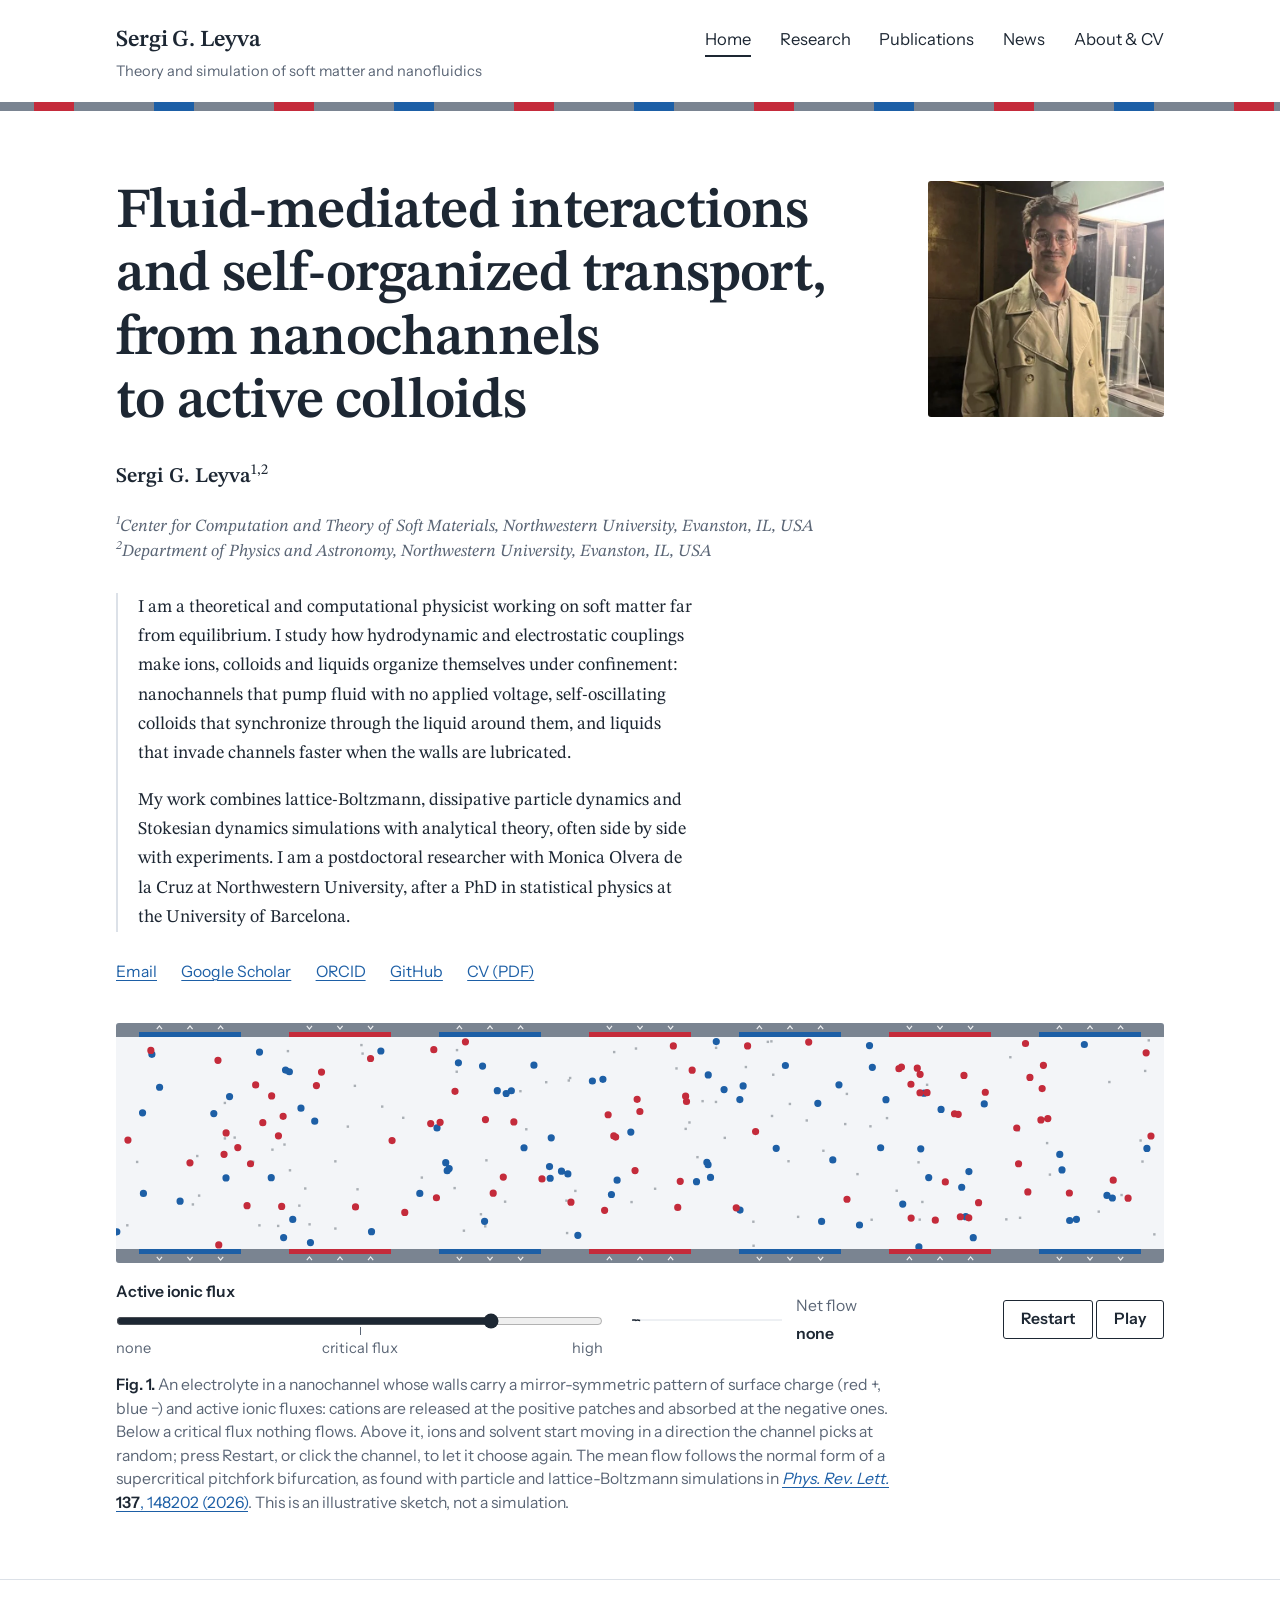
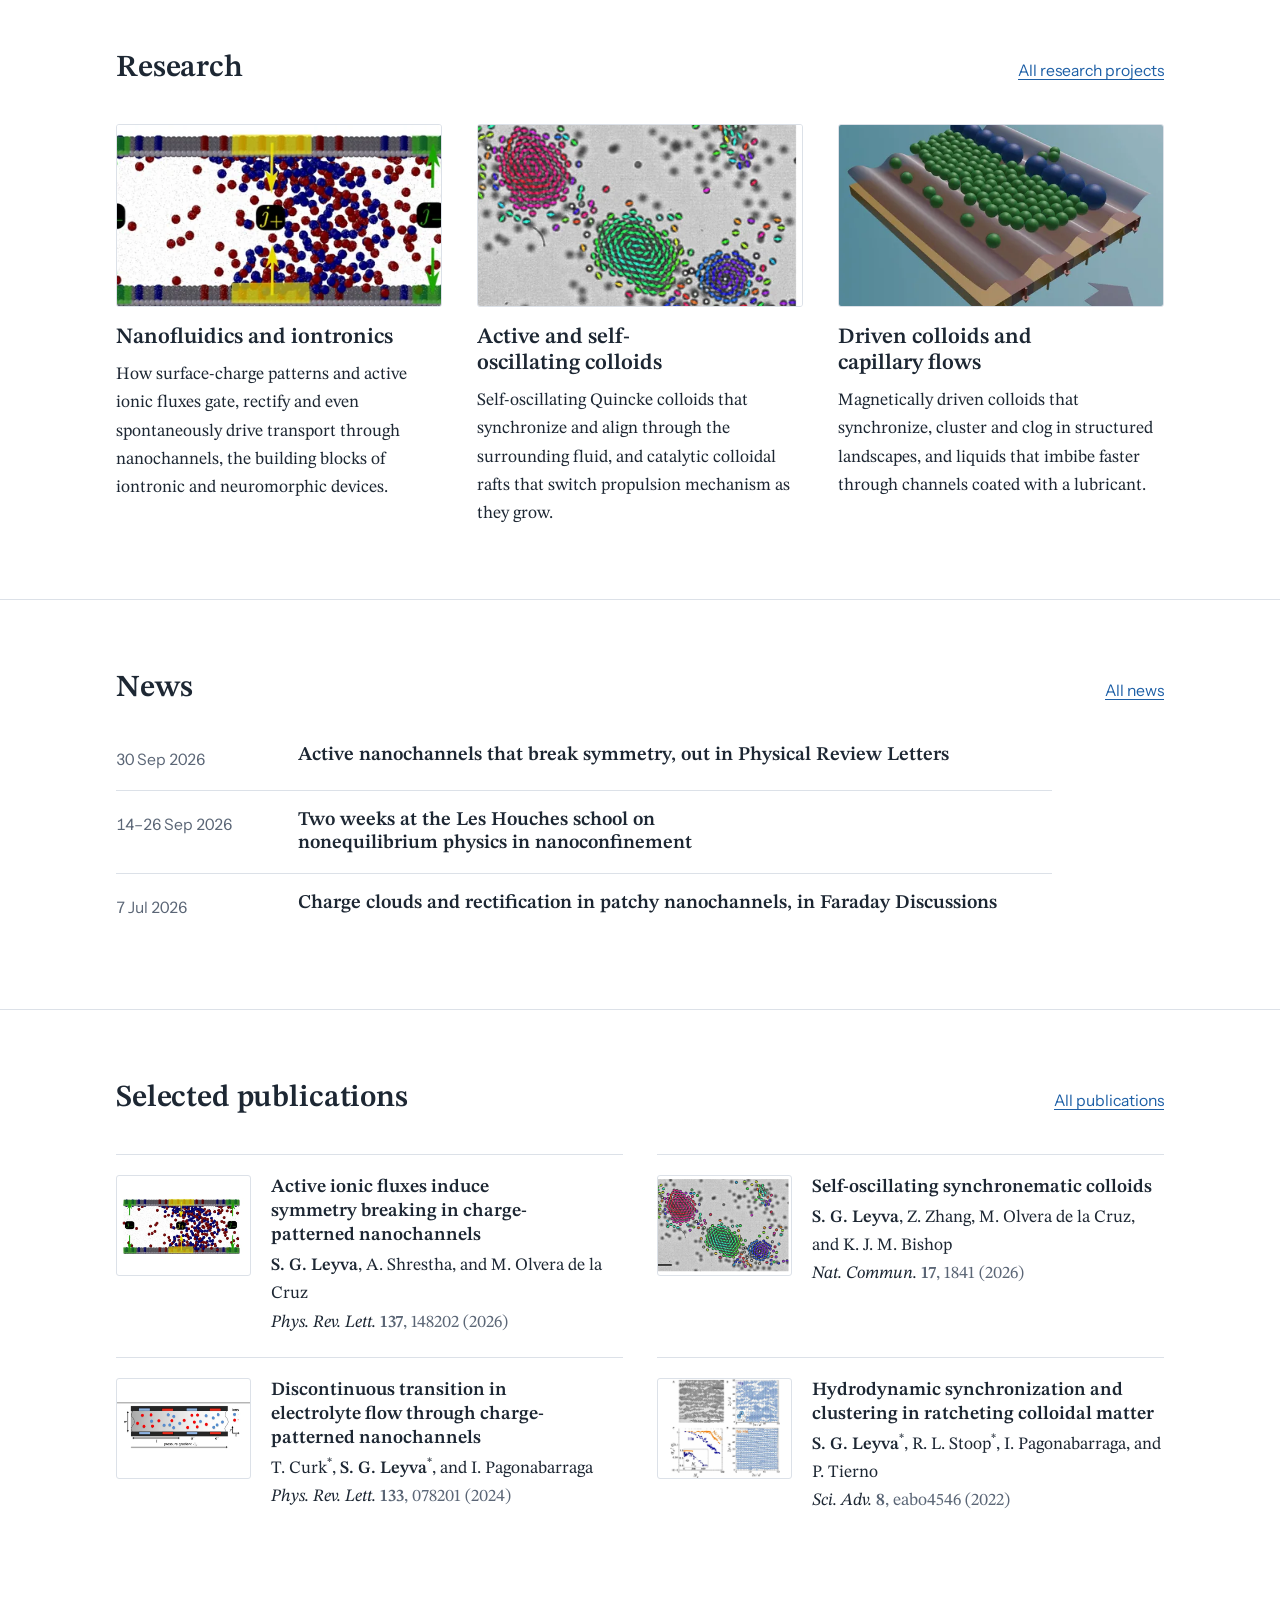
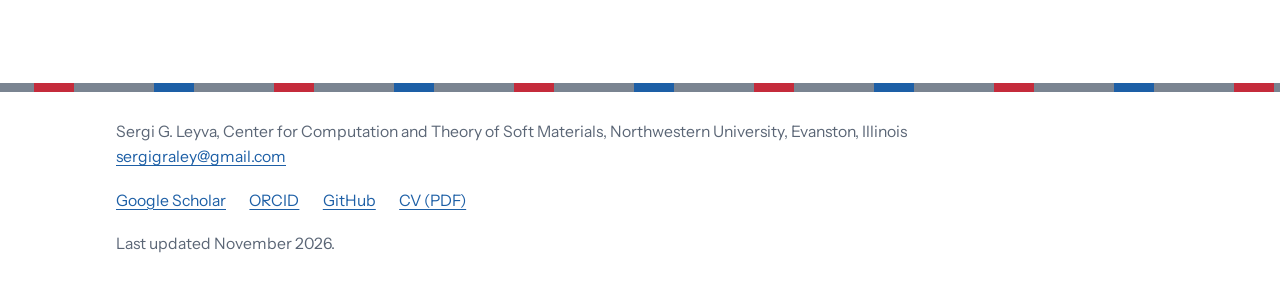
<file: index.html>
<!DOCTYPE html>
<html lang="en">
<head>
  <meta charset="utf-8">
  <meta name="viewport" content="width=device-width, initial-scale=1">
  <title>Sergi G. Leyva | Soft matter and nanofluidics</title>
  <meta name="description" content="Sergi G. Leyva is a theoretical and computational physicist working on ion transport in nanochannels, active colloids and confined flows, at Northwestern University.">
  <link rel="canonical" href="https://slevinskygra.github.io/">
  <meta property="og:type" content="website">
  <meta property="og:title" content="Sergi G. Leyva | Soft matter and nanofluidics">
  <meta property="og:description" content="Sergi G. Leyva is a theoretical and computational physicist working on ion transport in nanochannels, active colloids and confined flows, at Northwestern University.">
  <meta property="og:url" content="https://slevinskygra.github.io/">
  <meta property="og:image" content="https://slevinskygra.github.io/assets/img/og-image.jpg">
  <meta name="twitter:card" content="summary_large_image">
  <link rel="icon" href="assets/img/favicon.svg" type="image/svg+xml">
  <link rel="preload" href="assets/fonts/stix-two-text-latin-400-normal.woff2" as="font" type="font/woff2" crossorigin>
  <link rel="preload" href="assets/fonts/instrument-sans-latin-400-normal.woff2" as="font" type="font/woff2" crossorigin>
  <link rel="stylesheet" href="assets/css/fonts.css">
  <link rel="stylesheet" href="assets/css/style.css">
  <script type="application/ld+json">{"@context": "https://schema.org", "@type": "Person", "name": "Sergi G. Leyva", "alternateName": "Sergio Granados Leyva", "url": "https://slevinskygra.github.io/", "image": "https://slevinskygra.github.io/assets/img/profile.webp", "jobTitle": "Postdoctoral Researcher", "affiliation": {"@type": "Organization", "name": "Northwestern University"}, "alumniOf": {"@type": "CollegeOrUniversity", "name": "Universitat de Barcelona"}, "sameAs": ["https://scholar.google.com/citations?user=Cr-qqGAAAAAJ", "https://orcid.org/0000-0001-9176-9285", "https://github.com/slevinskygra"], "knowsAbout": ["Nanofluidics", "Electrokinetics", "Soft matter", "Active matter", "Lattice Boltzmann", "Dissipative particle dynamics"]}</script>
</head>
<body>
  <a class="skip-link" href="#main">Skip to content</a>
  <header class="site-header">
    <div class="wrap">
      <a class="site-name" href="index.html">Sergi G. Leyva<small>Theory and simulation of soft matter and nanofluidics</small></a>
      <nav class="site-nav" aria-label="Main">
        <ul>
          <li><a href="index.html" aria-current="page">Home</a></li>
          <li><a href="research.html">Research</a></li>
          <li><a href="publications.html">Publications</a></li>
          <li><a href="news.html">News</a></li>
          <li><a href="about.html">About &amp; CV</a></li>
        </ul>
      </nav>
    </div>
    <div class="wall" aria-hidden="true"></div>
  </header>

  <main id="main">
    <div class="wrap">
      <section class="title-block" aria-labelledby="title">
        <div>
          <h1 class="paper-title" id="title">Fluid-mediated interactions and self-organized transport, from nanochannels to active colloids</h1>
          <p class="byline"><strong>Sergi G. Leyva</strong><sup>1,2</sup></p>
          <p class="affil"><sup>1</sup>Center for Computation and Theory of Soft Materials, Northwestern University, Evanston, IL, USA<br><sup>2</sup>Department of Physics and Astronomy, Northwestern University, Evanston, IL, USA</p>
          <div class="abstract">
            <p>I am a theoretical and computational physicist working on soft matter far from equilibrium. I study how hydrodynamic and electrostatic couplings make ions, colloids and liquids organize themselves under confinement: nanochannels that pump fluid with no applied voltage, self-oscillating colloids that synchronize through the liquid around them, and liquids that invade channels faster when the walls are lubricated.</p>
            <p>My work combines lattice-Boltzmann, dissipative particle dynamics and Stokesian dynamics simulations with analytical theory, often side by side with experiments. I am a postdoctoral researcher with Monica Olvera de la Cruz at Northwestern University, after a PhD in statistical physics at the University of Barcelona.</p>
          </div>
          <ul class="contact-links">
            <li><a href="mailto:sergigraley@gmail.com">Email</a></li>
            <li><a href="https://scholar.google.com/citations?user=Cr-qqGAAAAAJ">Google Scholar</a></li>
            <li><a href="https://orcid.org/0000-0001-9176-9285">ORCID</a></li>
            <li><a href="https://github.com/slevinskygra">GitHub</a></li>
            <li><a href="assets/Sergi_Granados_CV.pdf">CV (PDF)</a></li>
          </ul>
        </div>
        <figure class="portrait">
          <img src="assets/img/profile.webp" alt="Portrait of Sergi G. Leyva" width="560" height="560">
        </figure>
      </section>

      <figure class="fig channel-fig" id="fig-1" data-channel>
        <div class="channel-stage">
          <canvas class="channel" role="img" aria-label="Animated sketch: red positive ions and blue negative ions between two walls carrying alternating charged patches. Above a critical active flux, ions and fluid start flowing in one direction."></canvas>
        </div>
        <div class="channel-controls">
          <div class="flux-control">
            <label for="flux">Active ionic flux</label>
            <input id="flux" type="range" min="0" max="100" step="1" value="78">
            <div class="flux-scale" aria-hidden="true"><span>none</span><span class="crit">critical flux</span><span>high</span></div>
          </div>
          <div class="readout">
            <canvas class="trace" aria-hidden="true"></canvas>
            <span>Net flow</span>
            <strong data-readout>none</strong>
          </div>
          <div>
            <button class="btn" type="button" data-restart>Restart</button>
            <button class="btn" type="button" data-play>Pause</button>
          </div>
        </div>
        <figcaption><b>Fig. 1.</b> An electrolyte in a nanochannel whose walls carry a mirror-symmetric pattern of surface charge (red&nbsp;+, blue&nbsp;−) and active ionic fluxes: cations are released at the positive patches and absorbed at the negative ones. Below a critical flux nothing flows. Above it, ions and solvent start moving in a direction the channel picks at random; press Restart, or click the channel, to let it choose again. The mean flow follows the normal form of a supercritical pitchfork bifurcation, as found with particle and lattice-Boltzmann simulations in <a href="https://doi.org/10.1103/k9sp-h4c3"><i>Phys. Rev. Lett.</i> <b>137</b>, 148202 (2026)</a>. This is an illustrative sketch, not a simulation.</figcaption>
      </figure>
    </div>

    <section class="section" aria-labelledby="research-h">
      <div class="wrap">
        <div class="section-head">
          <h2 id="research-h">Research</h2>
          <a href="research.html">All research projects</a>
        </div>
        <div class="themes">
          <article class="theme">
            <a class="thumb" href="research.html#nanofluidics" tabindex="-1" aria-hidden="true"><img src="assets/img/thumbs/ssb-b.webp" alt="" loading="lazy"></a>
            <h3><a href="research.html#nanofluidics">Nanofluidics and iontronics</a></h3>
            <p>How surface-charge patterns and active ionic fluxes gate, rectify and even spontaneously drive transport through nanochannels, the building blocks of iontronic and neuromorphic devices.</p>
          </article>
          <article class="theme">
            <a class="thumb" href="research.html#active-colloids" tabindex="-1" aria-hidden="true"><img src="assets/img/thumbs/nc26-experiment.webp" alt="" loading="lazy"></a>
            <h3><a href="research.html#active-colloids">Active and self-oscillating colloids</a></h3>
            <p>Self-oscillating Quincke colloids that synchronize and align through the surrounding fluid, and catalytic colloidal rafts that switch propulsion mechanism as they grow.</p>
          </article>
          <article class="theme">
            <a class="thumb" href="research.html#confined-flows" tabindex="-1" aria-hidden="true"><img src="assets/img/thumbs/sm20-cover.webp" alt="" loading="lazy"></a>
            <h3><a href="research.html#confined-flows">Driven colloids and capillary flows</a></h3>
            <p>Magnetically driven colloids that synchronize, cluster and clog in structured landscapes, and liquids that imbibe faster through channels coated with a lubricant.</p>
          </article>
        </div>
      </div>
    </section>

    <section class="section" aria-labelledby="news-h">
      <div class="wrap">
        <div class="section-head">
          <h2 id="news-h">News</h2>
          <a href="news.html">All news</a>
        </div>
        <ul class="news-list measure" style="max-width:52rem">
        <li>
          <span class="news-date"><time datetime="2026-09-30">30 Sep 2026</time></span>
          <h3><a href="news.html#prl-symmetry-breaking">Active nanochannels that break symmetry, out in Physical Review Letters</a></h3>
        </li>
        <li>
          <span class="news-date"><time datetime="2026-09-14">14–26 Sep 2026</time></span>
          <h3><a href="news.html#les-houches-2026">Two weeks at the Les Houches school on nonequilibrium physics in nanoconfinement</a></h3>
        </li>
        <li>
          <span class="news-date"><time datetime="2026-07-07">7 Jul 2026</time></span>
          <h3><a href="news.html#faraday-2026">Charge clouds and rectification in patchy nanochannels, in Faraday Discussions</a></h3>
        </li>
        </ul>
      </div>
    </section>

    <section class="section" aria-labelledby="pubs-h">
      <div class="wrap">
        <div class="section-head">
          <h2 id="pubs-h">Selected publications</h2>
          <a href="publications.html">All publications</a>
        </div>
        <ul class="pub-compact">
        <li>
          <a class="pub-thumb" href="https://doi.org/10.1103/k9sp-h4c3" tabindex="-1" aria-hidden="true"><img src="assets/img/thumbs/ssb-b.webp" alt="" loading="lazy"></a>
          <div>
            <h3 class="pub-title"><a href="https://doi.org/10.1103/k9sp-h4c3">Active ionic fluxes induce symmetry breaking in charge-patterned nanochannels</a></h3>
            <p class="pub-authors" style="margin:0.25rem 0 0"><span class="me">S. G. Leyva</span>, A. Shrestha, and M. Olvera de la Cruz</p>
            <p class="pub-venue" style="margin:0"><i>Phys. Rev. Lett.</i> <b>137</b>, 148202 (2026)</p>
          </div>
        </li>
        <li>
          <a class="pub-thumb" href="https://doi.org/10.1038/s41467-026-68552-8" tabindex="-1" aria-hidden="true"><img src="assets/img/thumbs/nc26-experiment.webp" alt="" loading="lazy"></a>
          <div>
            <h3 class="pub-title"><a href="https://doi.org/10.1038/s41467-026-68552-8">Self-oscillating synchronematic colloids</a></h3>
            <p class="pub-authors" style="margin:0.25rem 0 0"><span class="me">S. G. Leyva</span>, Z. Zhang, M. Olvera de la Cruz, and K. J. M. Bishop</p>
            <p class="pub-venue" style="margin:0"><i>Nat. Commun.</i> <b>17</b>, 1841 (2026)</p>
          </div>
        </li>
        <li>
          <a class="pub-thumb" href="https://doi.org/10.1103/PhysRevLett.133.078201" tabindex="-1" aria-hidden="true"><img src="assets/img/thumbs/prl24-schematic.webp" alt="" loading="lazy"></a>
          <div>
            <h3 class="pub-title"><a href="https://doi.org/10.1103/PhysRevLett.133.078201">Discontinuous transition in electrolyte flow through charge-patterned nanochannels</a></h3>
            <p class="pub-authors" style="margin:0.25rem 0 0">T. Curk<sup>*</sup>, <span class="me">S. G. Leyva</span><sup>*</sup>, and I. Pagonabarraga</p>
            <p class="pub-venue" style="margin:0"><i>Phys. Rev. Lett.</i> <b>133</b>, 078201 (2024)</p>
          </div>
        </li>
        <li>
          <a class="pub-thumb" href="https://doi.org/10.1126/sciadv.abo4546" tabindex="-1" aria-hidden="true"><img src="assets/img/thumbs/sa22-hi.webp" alt="" loading="lazy"></a>
          <div>
            <h3 class="pub-title"><a href="https://doi.org/10.1126/sciadv.abo4546">Hydrodynamic synchronization and clustering in ratcheting colloidal matter</a></h3>
            <p class="pub-authors" style="margin:0.25rem 0 0"><span class="me">S. G. Leyva</span><sup>*</sup>, R. L. Stoop<sup>*</sup>, I. Pagonabarraga, and P. Tierno</p>
            <p class="pub-venue" style="margin:0"><i>Sci. Adv.</i> <b>8</b>, eabo4546 (2022)</p>
          </div>
        </li>
        </ul>
      </div>
    </section>
  </main>
  <footer class="site-footer">
    <div class="wall" aria-hidden="true"></div>
    <div class="wrap">
      <address>
        Sergi G. Leyva, Center for Computation and Theory of Soft Materials, Northwestern University, Evanston, Illinois<br>
        <a href="mailto:sergigraley@gmail.com">sergigraley@gmail.com</a>
      </address>
      <ul>
        <li><a href="https://scholar.google.com/citations?user=Cr-qqGAAAAAJ">Google Scholar</a></li>
        <li><a href="https://orcid.org/0000-0001-9176-9285">ORCID</a></li>
        <li><a href="https://github.com/slevinskygra">GitHub</a></li>
        <li><a href="assets/Sergi_Granados_CV.pdf">CV (PDF)</a></li>
      </ul>
      <p style="margin:0;width:100%">Last updated November 2026.</p>
    </div>
  </footer>
  <script src="assets/js/channel.js" defer></script>
</body>
</html>
</file>
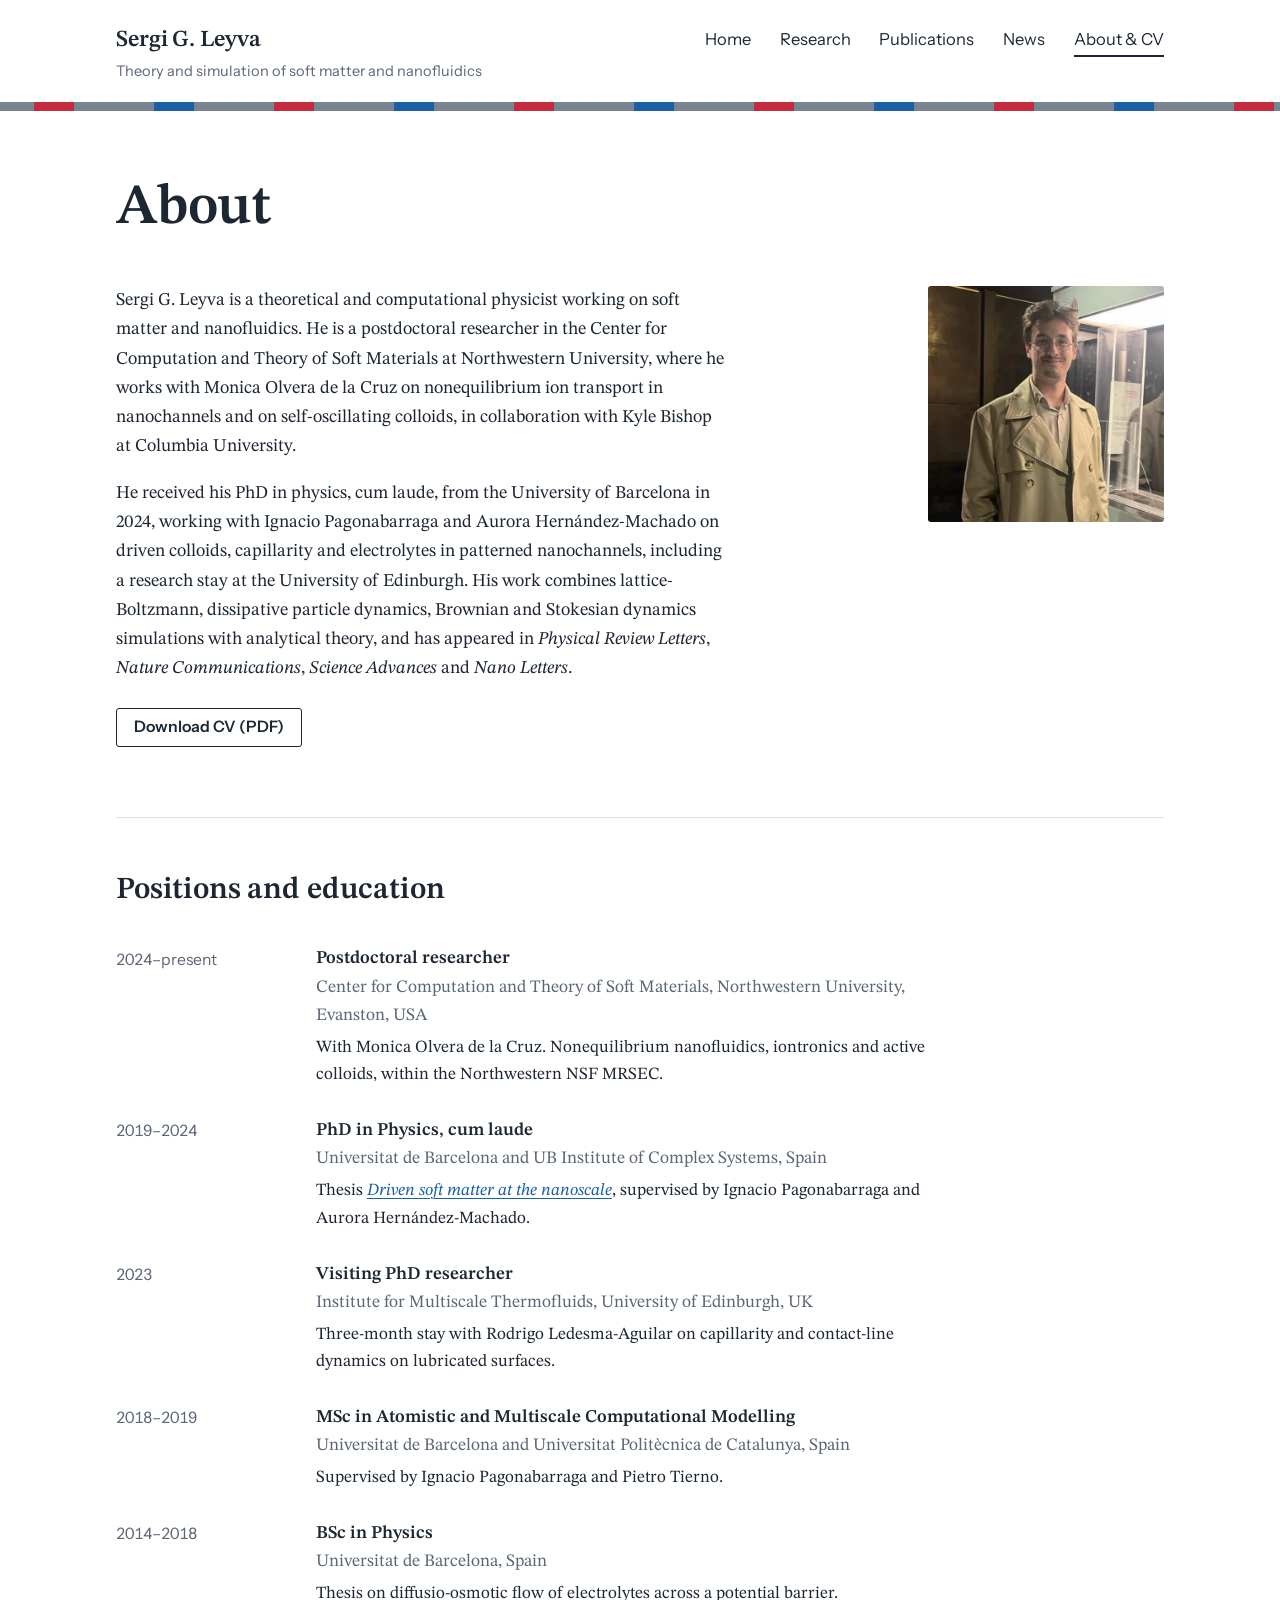
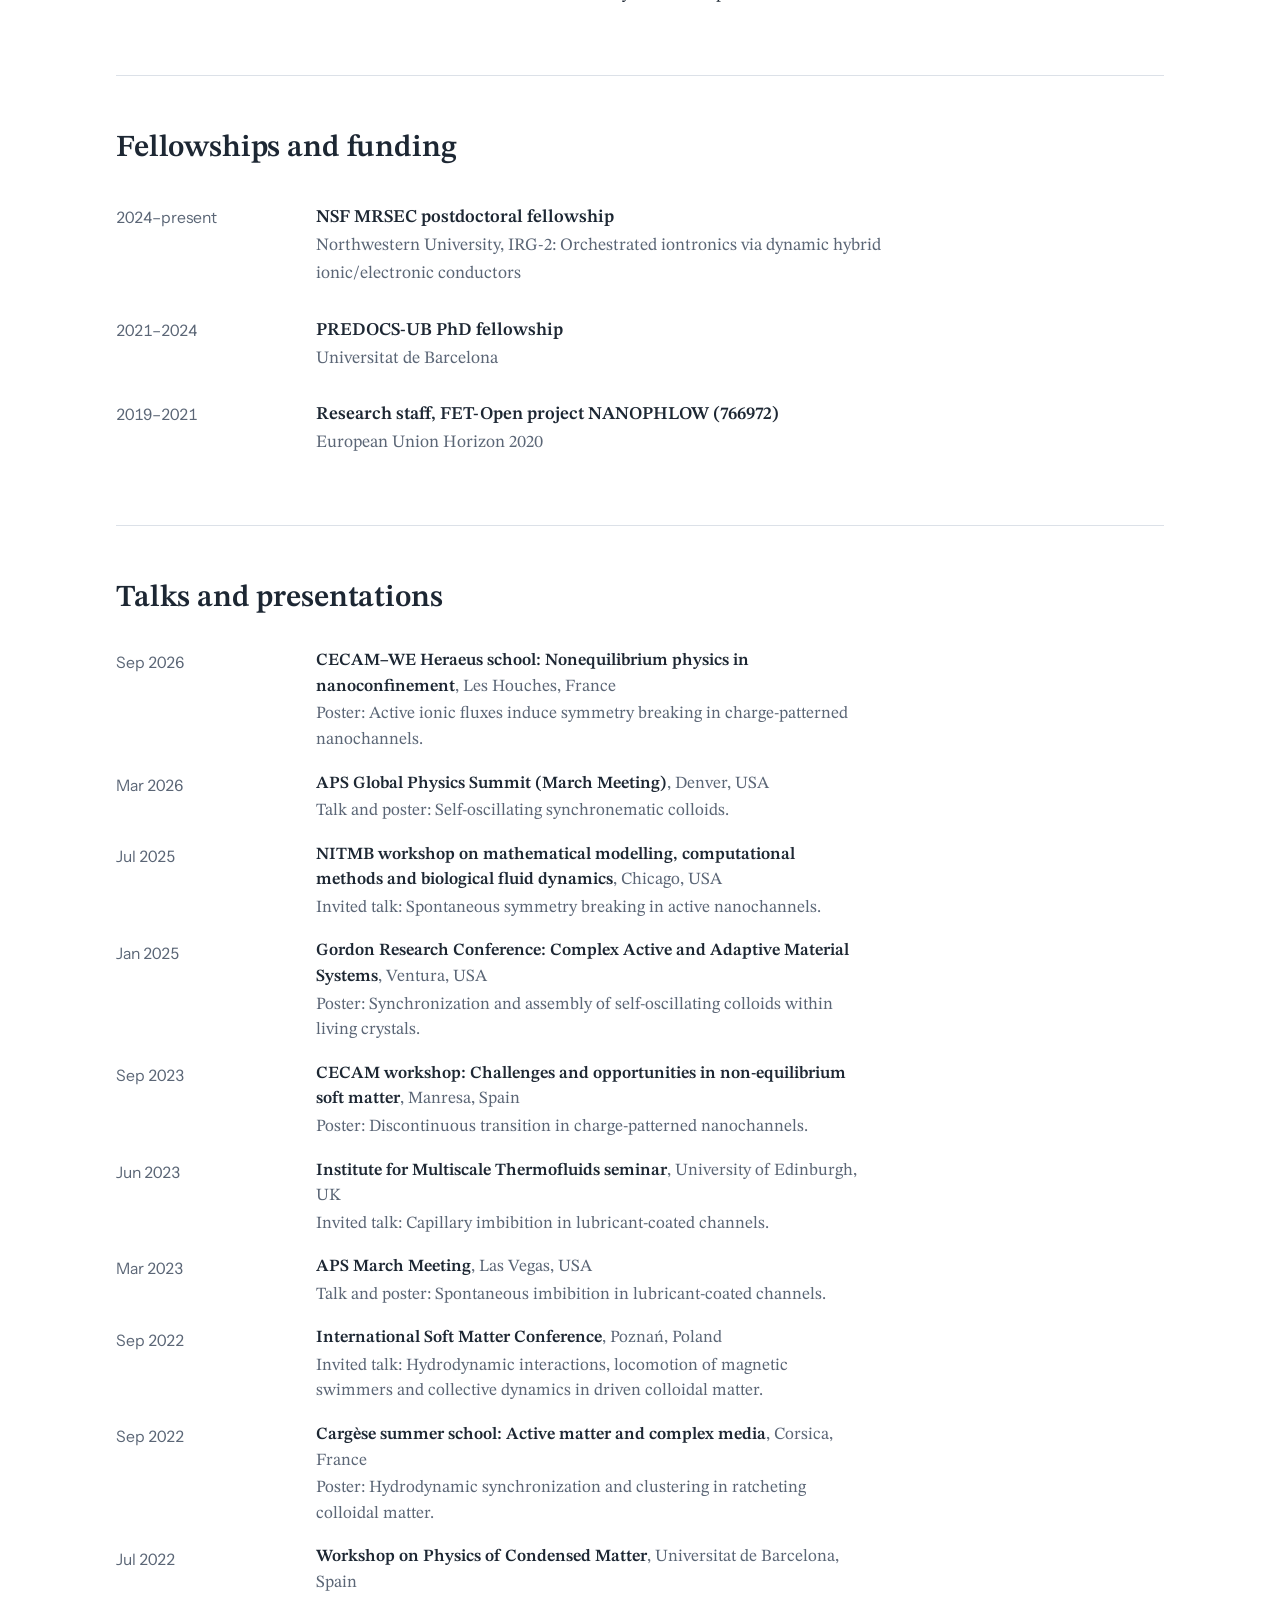
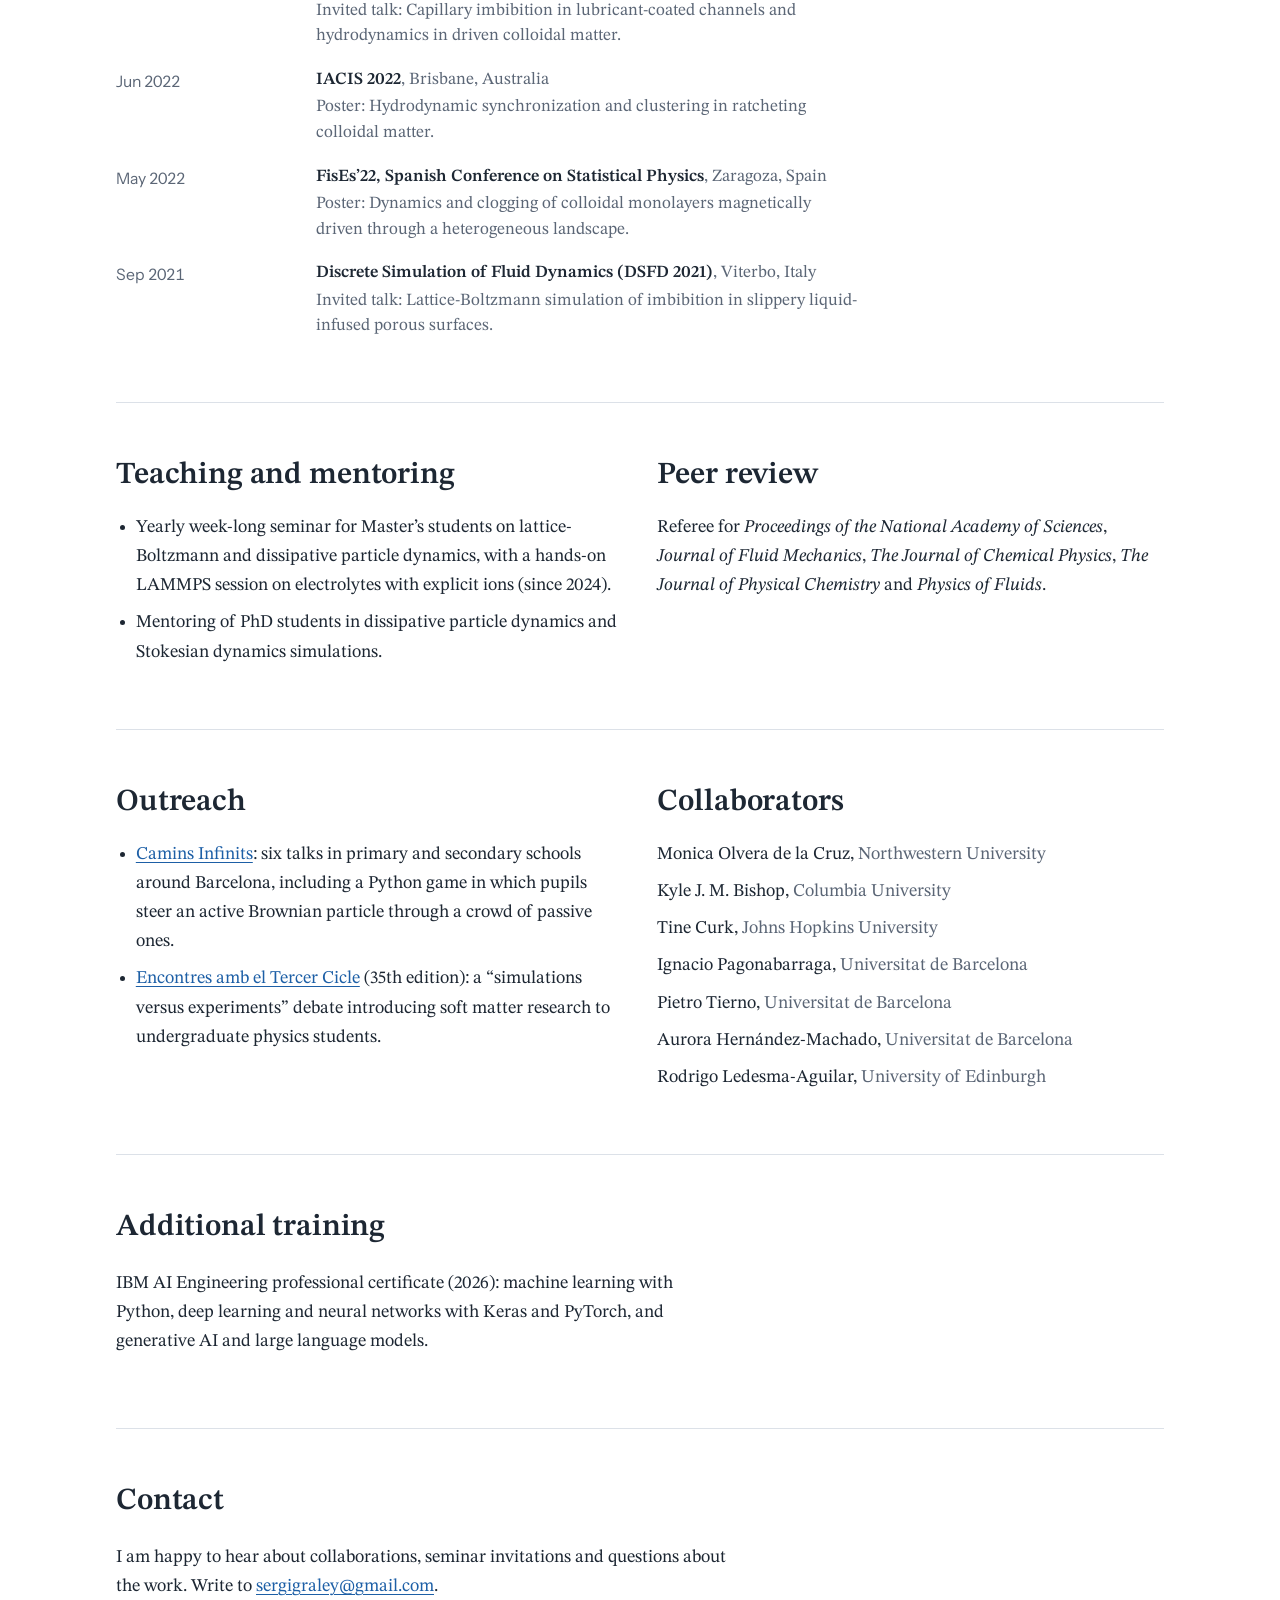
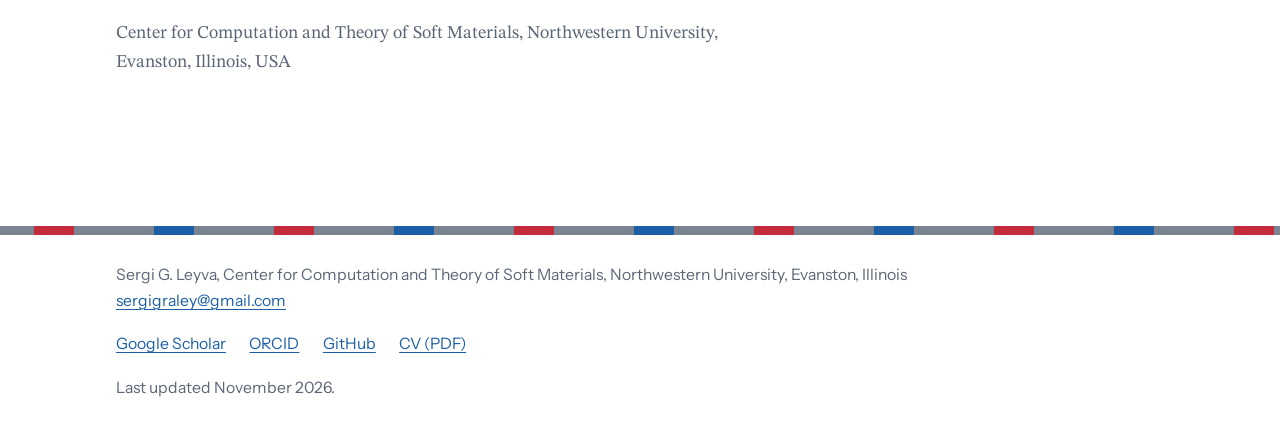
<file: about.html>
<!DOCTYPE html>
<html lang="en">
<head>
  <meta charset="utf-8">
  <meta name="viewport" content="width=device-width, initial-scale=1">
  <title>About and CV | Sergi G. Leyva</title>
  <meta name="description" content="Biography, positions, funding, talks, teaching and service of Sergi G. Leyva, postdoctoral researcher at Northwestern University.">
  <link rel="canonical" href="https://slevinskygra.github.io/about.html">
  <meta property="og:type" content="website">
  <meta property="og:title" content="About and CV | Sergi G. Leyva">
  <meta property="og:description" content="Biography, positions, funding, talks, teaching and service of Sergi G. Leyva, postdoctoral researcher at Northwestern University.">
  <meta property="og:url" content="https://slevinskygra.github.io/about.html">
  <meta property="og:image" content="https://slevinskygra.github.io/assets/img/og-image.jpg">
  <meta name="twitter:card" content="summary_large_image">
  <link rel="icon" href="assets/img/favicon.svg" type="image/svg+xml">
  <link rel="preload" href="assets/fonts/stix-two-text-latin-400-normal.woff2" as="font" type="font/woff2" crossorigin>
  <link rel="preload" href="assets/fonts/instrument-sans-latin-400-normal.woff2" as="font" type="font/woff2" crossorigin>
  <link rel="stylesheet" href="assets/css/fonts.css">
  <link rel="stylesheet" href="assets/css/style.css">
</head>
<body>
  <a class="skip-link" href="#main">Skip to content</a>
  <header class="site-header">
    <div class="wrap">
      <a class="site-name" href="index.html">Sergi G. Leyva<small>Theory and simulation of soft matter and nanofluidics</small></a>
      <nav class="site-nav" aria-label="Main">
        <ul>
          <li><a href="index.html">Home</a></li>
          <li><a href="research.html">Research</a></li>
          <li><a href="publications.html">Publications</a></li>
          <li><a href="news.html">News</a></li>
          <li><a href="about.html" aria-current="page">About &amp; CV</a></li>
        </ul>
      </nav>
    </div>
    <div class="wall" aria-hidden="true"></div>
  </header>

  <main id="main">
    <div class="wrap">
      <header class="page-head" style="padding-bottom:clamp(1.8rem,3.5vw,2.6rem)">
        <h1>About</h1>
      </header>

      <section class="about-intro" aria-label="Biography">
        <div class="measure">
          <p>Sergi G. Leyva is a theoretical and computational physicist working on soft matter and nanofluidics. He is a postdoctoral researcher in the Center for Computation and Theory of Soft Materials at Northwestern University, where he works with Monica Olvera de la Cruz on nonequilibrium ion transport in nanochannels and on self-oscillating colloids, in collaboration with Kyle Bishop at Columbia University.</p>
          <p>He received his PhD in physics, cum laude, from the University of Barcelona in 2024, working with Ignacio Pagonabarraga and Aurora Hernández-Machado on driven colloids, capillarity and electrolytes in patterned nanochannels, including a research stay at the University of Edinburgh. His work combines lattice-Boltzmann, dissipative particle dynamics, Brownian and Stokesian dynamics simulations with analytical theory, and has appeared in <i>Physical Review Letters</i>, <i>Nature Communications</i>, <i>Science Advances</i> and <i>Nano Letters</i>.</p>
          <p style="margin-top:1.4rem"><a class="btn" href="assets/Sergi_Granados_CV.pdf">Download CV (PDF)</a></p>
        </div>
        <figure class="portrait">
          <img src="assets/img/profile.webp" alt="Portrait of Sergi G. Leyva" width="560" height="560">
        </figure>
      </section>

      <section class="cv-section" id="positions" aria-labelledby="positions-h" style="margin-top:clamp(2rem,4vw,3rem)">
        <h2 id="positions-h">Positions and education</h2>
        <ul class="cv-list">
          <li><span class="cv-when">2024–present</span><span class="cv-what"><strong>Postdoctoral researcher</strong><span class="where">Center for Computation and Theory of Soft Materials, Northwestern University, Evanston, USA</span><span class="detail">With Monica Olvera de la Cruz. Nonequilibrium nanofluidics, iontronics and active colloids, within the Northwestern NSF MRSEC.</span></span></li>
          <li><span class="cv-when">2019–2024</span><span class="cv-what"><strong>PhD in Physics, cum laude</strong><span class="where">Universitat de Barcelona and UB Institute of Complex Systems, Spain</span><span class="detail">Thesis <a href="https://diposit.ub.edu/dspace/bitstream/2445/212304/1/SGL_PhD-THESIS.pdf"><i>Driven soft matter at the nanoscale</i></a>, supervised by Ignacio Pagonabarraga and Aurora Hernández-Machado.</span></span></li>
          <li><span class="cv-when">2023</span><span class="cv-what"><strong>Visiting PhD researcher</strong><span class="where">Institute for Multiscale Thermofluids, University of Edinburgh, UK</span><span class="detail">Three-month stay with Rodrigo Ledesma-Aguilar on capillarity and contact-line dynamics on lubricated surfaces.</span></span></li>
          <li><span class="cv-when">2018–2019</span><span class="cv-what"><strong>MSc in Atomistic and Multiscale Computational Modelling</strong><span class="where">Universitat de Barcelona and Universitat Politècnica de Catalunya, Spain</span><span class="detail">Supervised by Ignacio Pagonabarraga and Pietro Tierno.</span></span></li>
          <li><span class="cv-when">2014–2018</span><span class="cv-what"><strong>BSc in Physics</strong><span class="where">Universitat de Barcelona, Spain</span><span class="detail">Thesis on diffusio-osmotic flow of electrolytes across a potential barrier.</span></span></li>
        </ul>
      </section>

      <section class="cv-section" id="funding" aria-labelledby="funding-h">
        <h2 id="funding-h">Fellowships and funding</h2>
        <ul class="cv-list">
          <li><span class="cv-when">2024–present</span><span class="cv-what"><strong>NSF MRSEC postdoctoral fellowship</strong><span class="where">Northwestern University, IRG-2: Orchestrated iontronics via dynamic hybrid ionic/electronic conductors</span></span></li>
          <li><span class="cv-when">2021–2024</span><span class="cv-what"><strong>PREDOCS-UB PhD fellowship</strong><span class="where">Universitat de Barcelona</span></span></li>
          <li><span class="cv-when">2019–2021</span><span class="cv-what"><strong>Research staff, FET-Open project NANOPHLOW (766972)</strong><span class="where">European Union Horizon 2020</span></span></li>
        </ul>
      </section>

      <section class="cv-section" id="talks" aria-labelledby="talks-h">
        <h2 id="talks-h">Talks and presentations</h2>
        <ul class="cv-list cv-compact">
          <li><span class="cv-when">Sep 2026</span><span class="cv-what"><strong>CECAM–WE Heraeus school: Nonequilibrium physics in nanoconfinement</strong><span class="where">Les Houches, France</span><span class="detail">Poster: Active ionic fluxes induce symmetry breaking in charge-patterned nanochannels.</span></span></li>
          <li><span class="cv-when">Mar 2026</span><span class="cv-what"><strong>APS Global Physics Summit (March Meeting)</strong><span class="where">Denver, USA</span><span class="detail">Talk and poster: Self-oscillating synchronematic colloids.</span></span></li>
          <li><span class="cv-when">Jul 2025</span><span class="cv-what"><strong>NITMB workshop on mathematical modelling, computational methods and biological fluid dynamics</strong><span class="where">Chicago, USA</span><span class="detail">Invited talk: Spontaneous symmetry breaking in active nanochannels.</span></span></li>
          <li><span class="cv-when">Jan 2025</span><span class="cv-what"><strong>Gordon Research Conference: Complex Active and Adaptive Material Systems</strong><span class="where">Ventura, USA</span><span class="detail">Poster: Synchronization and assembly of self-oscillating colloids within living crystals.</span></span></li>
          <li><span class="cv-when">Sep 2023</span><span class="cv-what"><strong>CECAM workshop: Challenges and opportunities in non-equilibrium soft matter</strong><span class="where">Manresa, Spain</span><span class="detail">Poster: Discontinuous transition in charge-patterned nanochannels.</span></span></li>
          <li><span class="cv-when">Jun 2023</span><span class="cv-what"><strong>Institute for Multiscale Thermofluids seminar</strong><span class="where">University of Edinburgh, UK</span><span class="detail">Invited talk: Capillary imbibition in lubricant-coated channels.</span></span></li>
          <li><span class="cv-when">Mar 2023</span><span class="cv-what"><strong>APS March Meeting</strong><span class="where">Las Vegas, USA</span><span class="detail">Talk and poster: Spontaneous imbibition in lubricant-coated channels.</span></span></li>
          <li><span class="cv-when">Sep 2022</span><span class="cv-what"><strong>International Soft Matter Conference</strong><span class="where">Poznań, Poland</span><span class="detail">Invited talk: Hydrodynamic interactions, locomotion of magnetic swimmers and collective dynamics in driven colloidal matter.</span></span></li>
          <li><span class="cv-when">Sep 2022</span><span class="cv-what"><strong>Cargèse summer school: Active matter and complex media</strong><span class="where">Corsica, France</span><span class="detail">Poster: Hydrodynamic synchronization and clustering in ratcheting colloidal matter.</span></span></li>
          <li><span class="cv-when">Jul 2022</span><span class="cv-what"><strong>Workshop on Physics of Condensed Matter</strong><span class="where">Universitat de Barcelona, Spain</span><span class="detail">Invited talk: Capillary imbibition in lubricant-coated channels and hydrodynamics in driven colloidal matter.</span></span></li>
          <li><span class="cv-when">Jun 2022</span><span class="cv-what"><strong>IACIS 2022</strong><span class="where">Brisbane, Australia</span><span class="detail">Poster: Hydrodynamic synchronization and clustering in ratcheting colloidal matter.</span></span></li>
          <li><span class="cv-when">May 2022</span><span class="cv-what"><strong>FisEs’22, Spanish Conference on Statistical Physics</strong><span class="where">Zaragoza, Spain</span><span class="detail">Poster: Dynamics and clogging of colloidal monolayers magnetically driven through a heterogeneous landscape.</span></span></li>
          <li><span class="cv-when">Sep 2021</span><span class="cv-what"><strong>Discrete Simulation of Fluid Dynamics (DSFD 2021)</strong><span class="where">Viterbo, Italy</span><span class="detail">Invited talk: Lattice-Boltzmann simulation of imbibition in slippery liquid-infused porous surfaces.</span></span></li>
        </ul>
      </section>

      <section class="cv-section" id="teaching" aria-labelledby="teaching-h">
        <div class="two-col">
          <div>
            <h2 id="teaching-h" style="margin-bottom:1.1rem">Teaching and mentoring</h2>
            <ul class="plain-list">
              <li>Yearly week-long seminar for Master’s students on lattice-Boltzmann and dissipative particle dynamics, with a hands-on LAMMPS session on electrolytes with explicit ions (since 2024).</li>
              <li>Mentoring of PhD students in dissipative particle dynamics and Stokesian dynamics simulations.</li>
            </ul>
          </div>
          <div>
            <h2 style="margin-bottom:1.1rem">Peer review</h2>
            <p>Referee for <i>Proceedings of the National Academy of Sciences</i>, <i>Journal of Fluid Mechanics</i>, <i>The Journal of Chemical Physics</i>, <i>The Journal of Physical Chemistry</i> and <i>Physics of Fluids</i>.</p>
          </div>
        </div>
      </section>

      <section class="cv-section" id="outreach" aria-labelledby="outreach-h">
        <div class="two-col">
          <div>
            <h2 id="outreach-h" style="margin-bottom:1.1rem">Outreach</h2>
            <ul class="plain-list">
              <li><a href="https://www.ub.edu/laubdivulga/granados-leyva-sergi">Camins Infinits</a>: six talks in primary and secondary schools around Barcelona, including a Python game in which pupils steer an active Brownian particle through a crowd of passive ones.</li>
              <li><a href="https://e3cicle.wordpress.com/2022/11/04/35a-edicio/">Encontres amb el Tercer Cicle</a> (35th edition): a “simulations versus experiments” debate introducing soft matter research to undergraduate physics students.</li>
            </ul>
          </div>
          <div>
            <h2 style="margin-bottom:1.1rem">Collaborators</h2>
            <ul class="plain-list" style="list-style:none;padding:0">
            <li>Monica Olvera de la Cruz, <span class="muted">Northwestern University</span></li>
            <li>Kyle J. M. Bishop, <span class="muted">Columbia University</span></li>
            <li>Tine Curk, <span class="muted">Johns Hopkins University</span></li>
            <li>Ignacio Pagonabarraga, <span class="muted">Universitat de Barcelona</span></li>
            <li>Pietro Tierno, <span class="muted">Universitat de Barcelona</span></li>
            <li>Aurora Hernández-Machado, <span class="muted">Universitat de Barcelona</span></li>
            <li>Rodrigo Ledesma-Aguilar, <span class="muted">University of Edinburgh</span></li>
            </ul>
          </div>
        </div>
      </section>

      <section class="cv-section" id="training" aria-labelledby="training-h">
        <h2 id="training-h">Additional training</h2>
        <p class="measure">IBM AI Engineering professional certificate (2026): machine learning with Python, deep learning and neural networks with Keras and PyTorch, and generative AI and large language models.</p>
      </section>

      <section class="cv-section" id="contact" aria-labelledby="contact-h">
        <h2 id="contact-h">Contact</h2>
        <p class="measure">I am happy to hear about collaborations, seminar invitations and questions about the work. Write to <a href="mailto:sergigraley@gmail.com">sergigraley@gmail.com</a>.</p>
        <p class="measure muted">Center for Computation and Theory of Soft Materials, Northwestern University, Evanston, Illinois, USA</p>
      </section>
    </div>
  </main>
  <footer class="site-footer">
    <div class="wall" aria-hidden="true"></div>
    <div class="wrap">
      <address>
        Sergi G. Leyva, Center for Computation and Theory of Soft Materials, Northwestern University, Evanston, Illinois<br>
        <a href="mailto:sergigraley@gmail.com">sergigraley@gmail.com</a>
      </address>
      <ul>
        <li><a href="https://scholar.google.com/citations?user=Cr-qqGAAAAAJ">Google Scholar</a></li>
        <li><a href="https://orcid.org/0000-0001-9176-9285">ORCID</a></li>
        <li><a href="https://github.com/slevinskygra">GitHub</a></li>
        <li><a href="assets/Sergi_Granados_CV.pdf">CV (PDF)</a></li>
      </ul>
      <p style="margin:0;width:100%">Last updated November 2026.</p>
    </div>
  </footer>
</body>
</html>
</file>
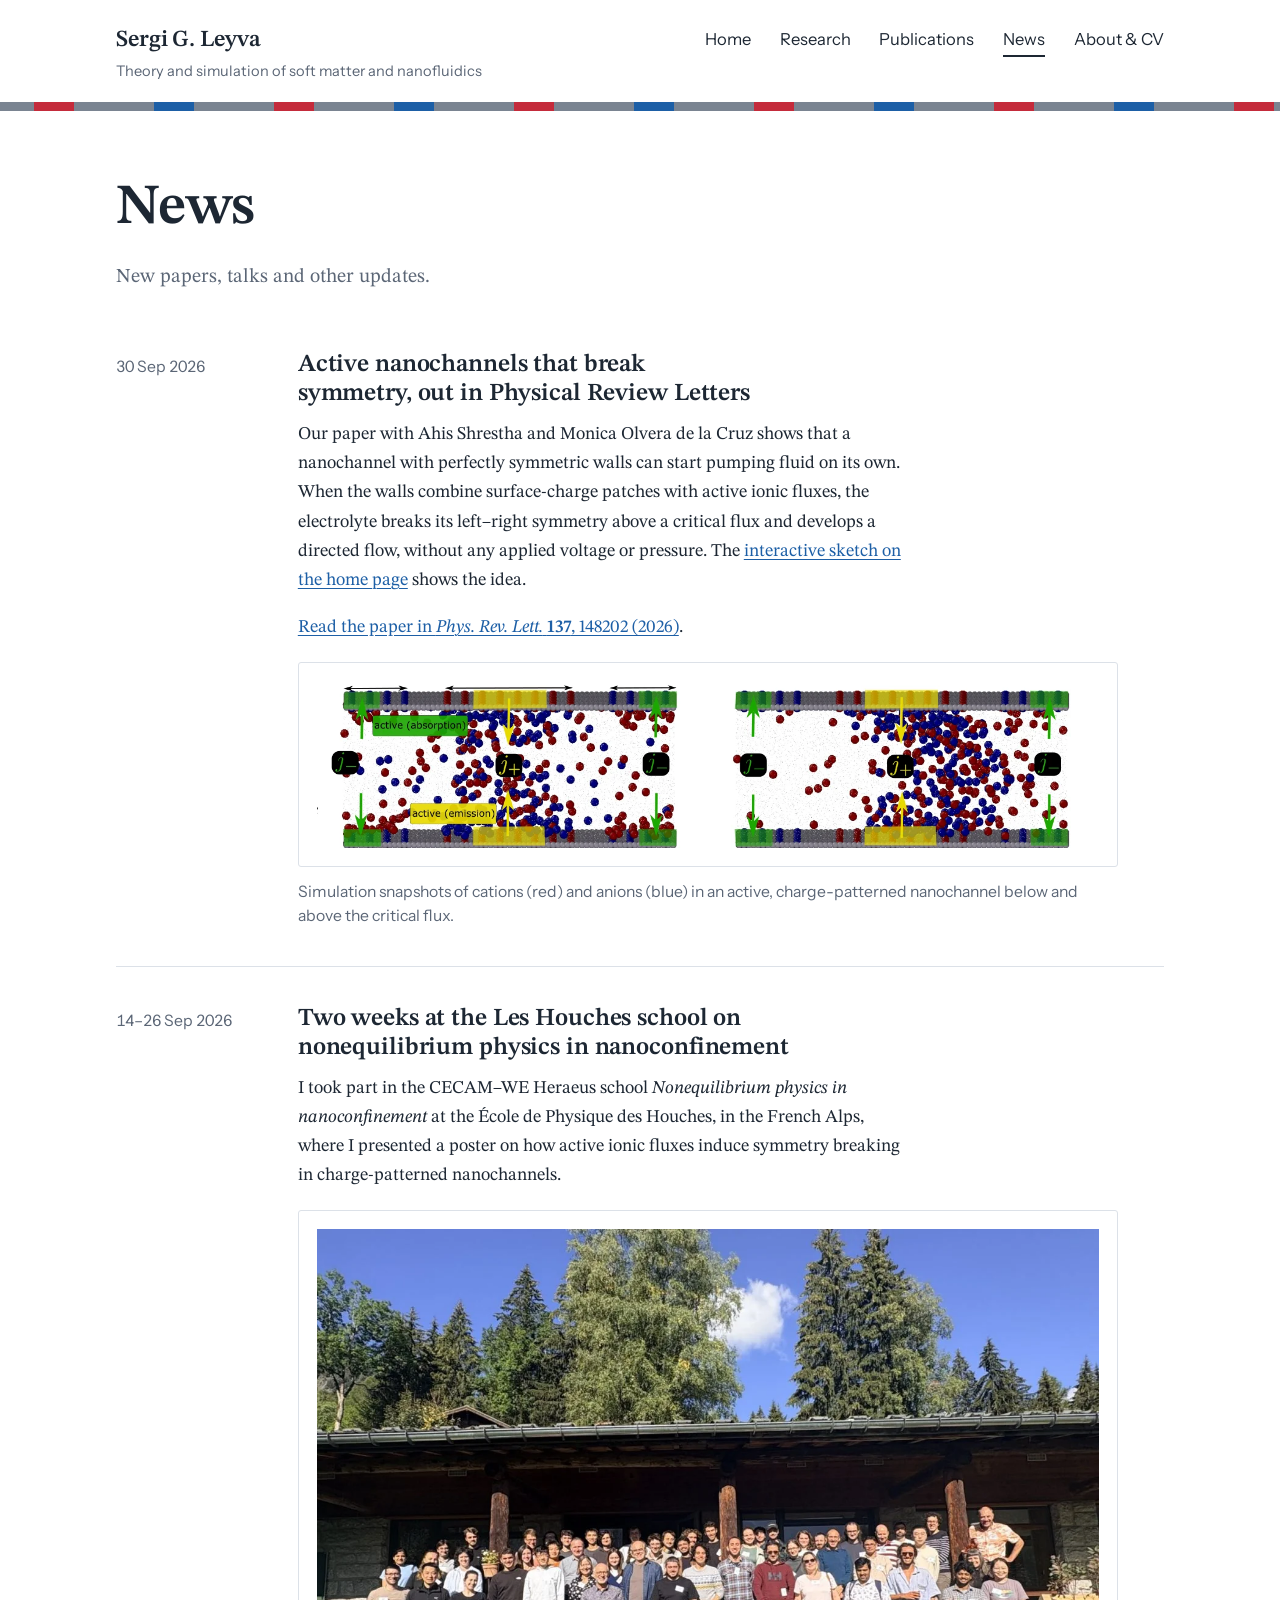
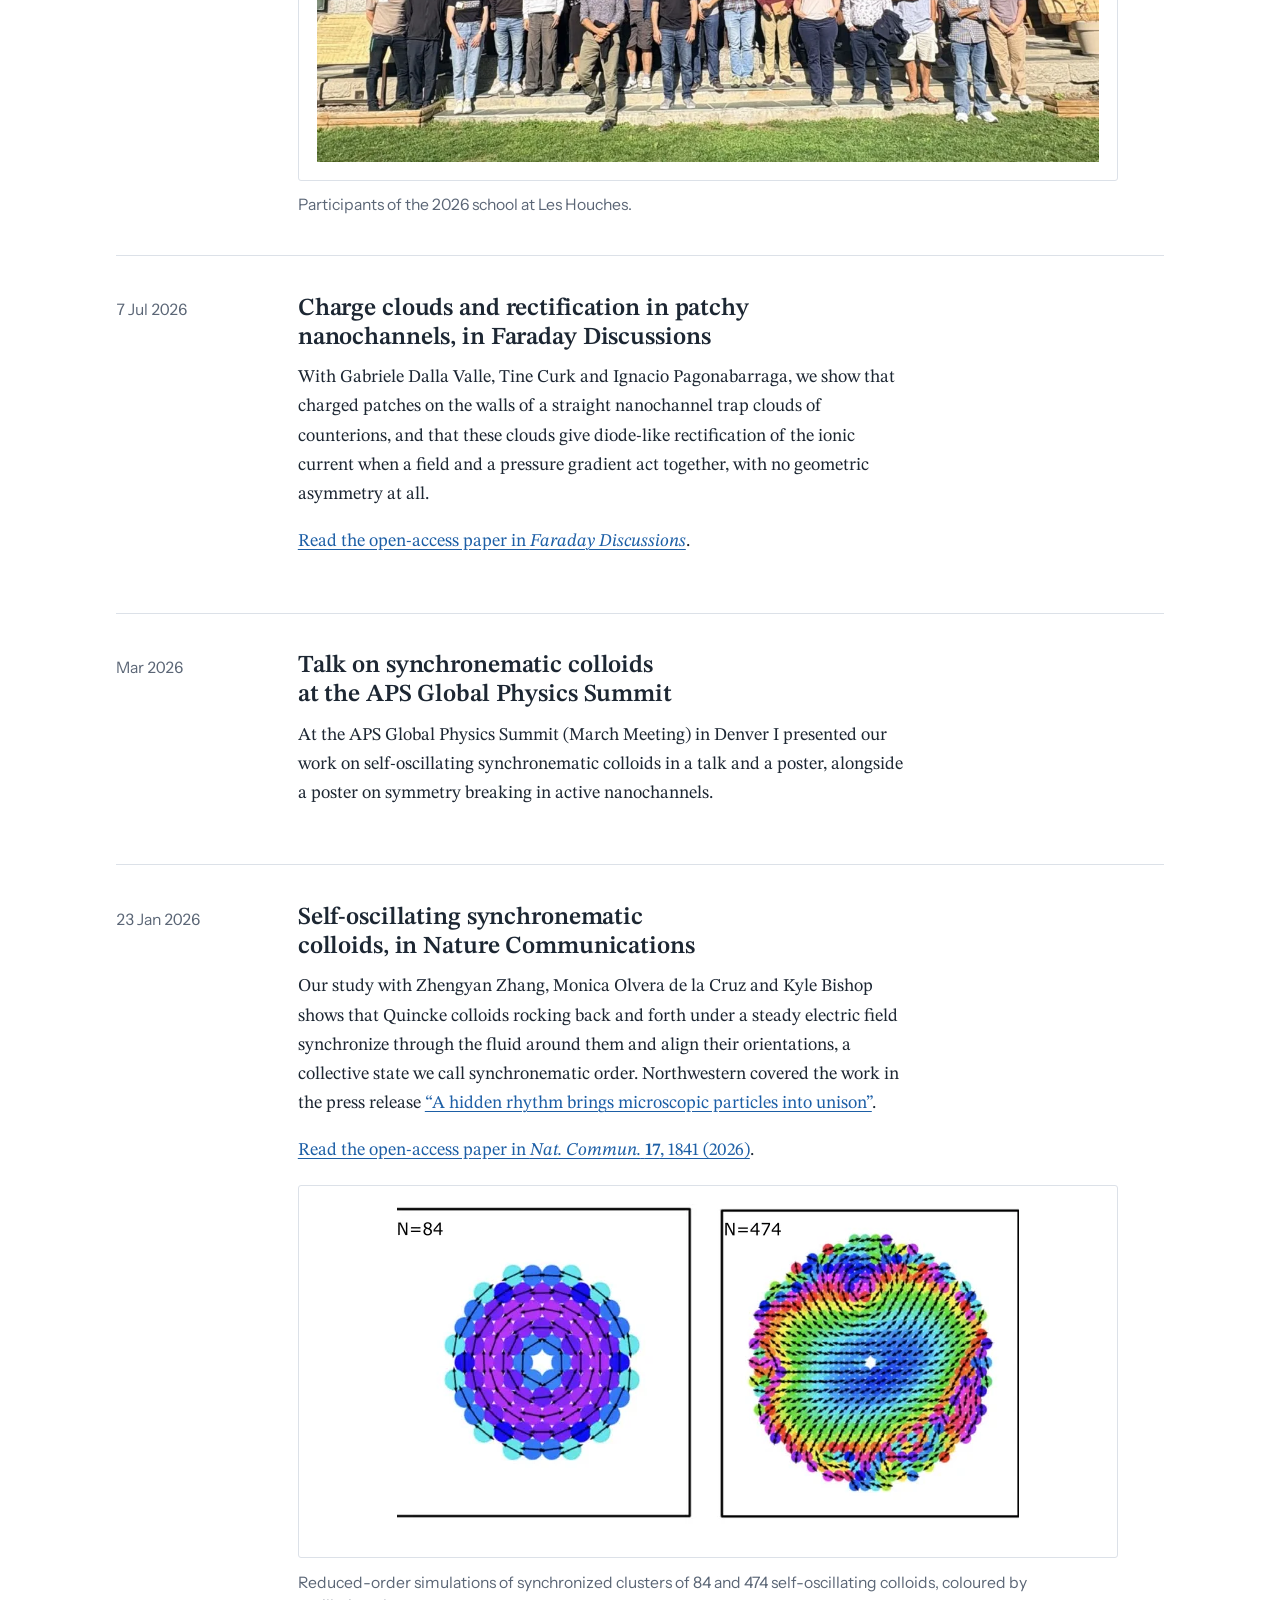
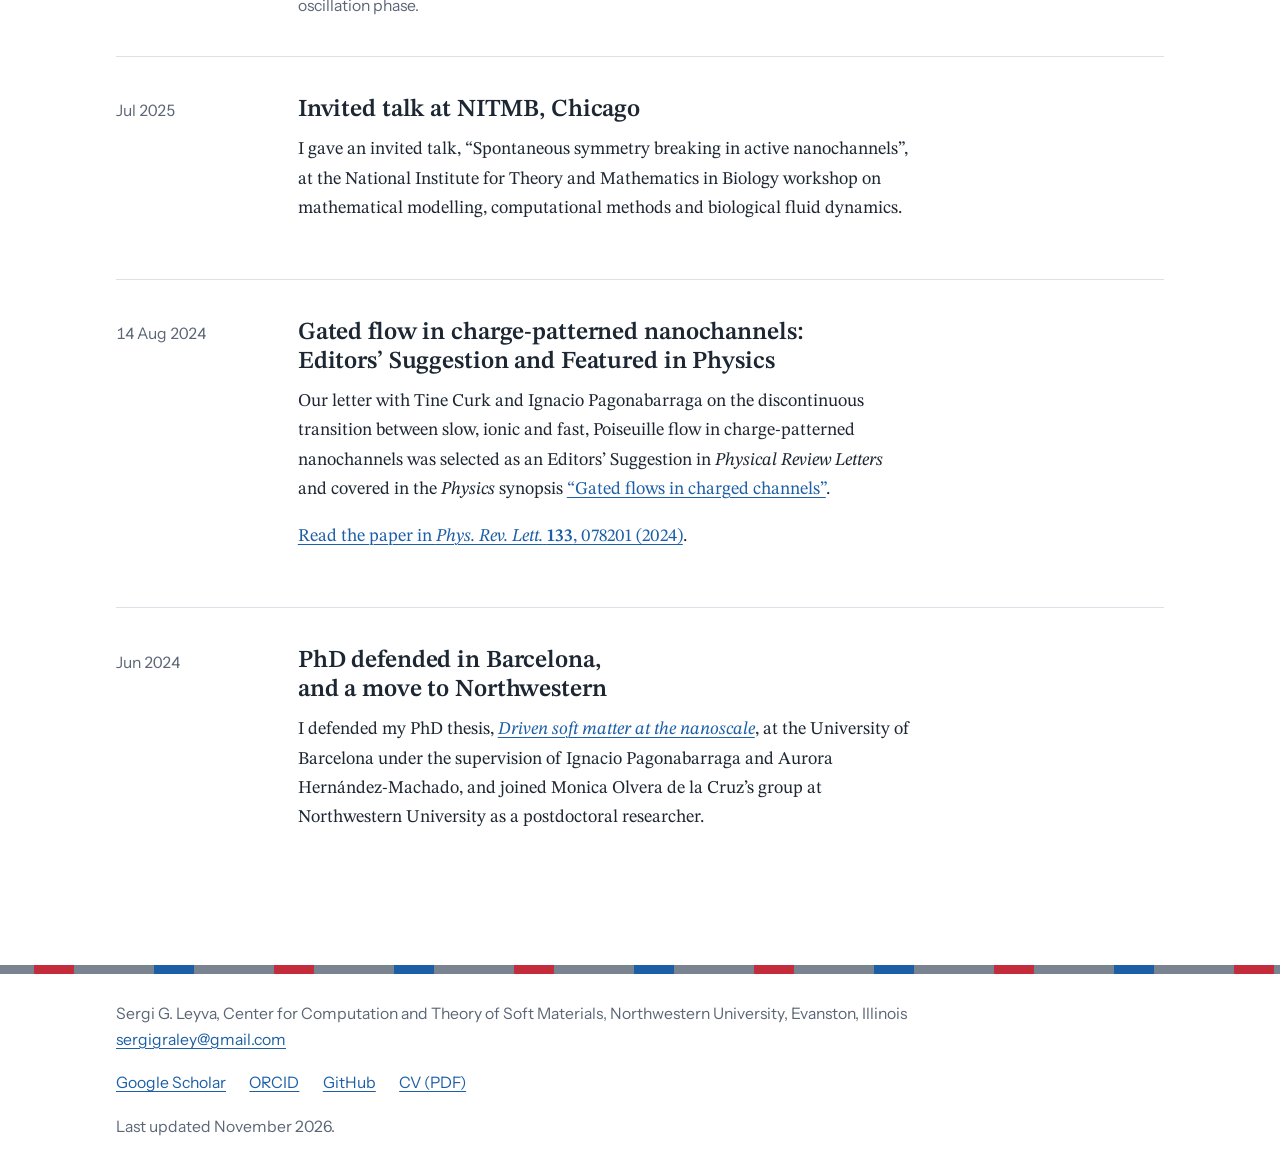
<file: news.html>
<!DOCTYPE html>
<html lang="en">
<head>
  <meta charset="utf-8">
  <meta name="viewport" content="width=device-width, initial-scale=1">
  <title>News | Sergi G. Leyva</title>
  <meta name="description" content="News from Sergi G. Leyva: new papers, talks, schools and other updates.">
  <link rel="canonical" href="https://slevinskygra.github.io/news.html">
  <meta property="og:type" content="website">
  <meta property="og:title" content="News | Sergi G. Leyva">
  <meta property="og:description" content="News from Sergi G. Leyva: new papers, talks, schools and other updates.">
  <meta property="og:url" content="https://slevinskygra.github.io/news.html">
  <meta property="og:image" content="https://slevinskygra.github.io/assets/img/og-image.jpg">
  <meta name="twitter:card" content="summary_large_image">
  <link rel="icon" href="assets/img/favicon.svg" type="image/svg+xml">
  <link rel="preload" href="assets/fonts/stix-two-text-latin-400-normal.woff2" as="font" type="font/woff2" crossorigin>
  <link rel="preload" href="assets/fonts/instrument-sans-latin-400-normal.woff2" as="font" type="font/woff2" crossorigin>
  <link rel="stylesheet" href="assets/css/fonts.css">
  <link rel="stylesheet" href="assets/css/style.css">
</head>
<body>
  <a class="skip-link" href="#main">Skip to content</a>
  <header class="site-header">
    <div class="wrap">
      <a class="site-name" href="index.html">Sergi G. Leyva<small>Theory and simulation of soft matter and nanofluidics</small></a>
      <nav class="site-nav" aria-label="Main">
        <ul>
          <li><a href="index.html">Home</a></li>
          <li><a href="research.html">Research</a></li>
          <li><a href="publications.html">Publications</a></li>
          <li><a href="news.html" aria-current="page">News</a></li>
          <li><a href="about.html">About &amp; CV</a></li>
        </ul>
      </nav>
    </div>
    <div class="wall" aria-hidden="true"></div>
  </header>

  <main id="main">
    <div class="wrap">
      <header class="page-head">
        <h1>News</h1>
        <p class="lede">New papers, talks and other updates.</p>
      </header>
      <article class="news-item" id="prl-symmetry-breaking">
        <div class="news-grid">
          <p class="news-date" style="margin:0"><time datetime="2026-09-30">30 Sep 2026</time></p>
          <div>
            <h2>Active nanochannels that break symmetry, out in Physical Review Letters</h2>
            <div class="body">
              <p>Our paper with Ahis Shrestha and Monica Olvera de la Cruz shows that a nanochannel with perfectly symmetric walls can start pumping fluid on its own. When the walls combine surface-charge patches with active ionic fluxes, the electrolyte breaks its left–right symmetry above a critical flux and develops a directed flow, without any applied voltage or pressure. The <a href="index.html#fig-1">interactive sketch on the home page</a> shows the idea.</p>
<p><a href="https://doi.org/10.1103/k9sp-h4c3">Read the paper in <i>Phys. Rev. Lett.</i> <b>137</b>, 148202 (2026)</a>.</p>
            </div>
            <figure class="fig">
              <div class="fig-frame"><img src="assets/img/research/ssb.webp" alt="Simulation snapshots of cations (red) and anions (blue) in an active, charge-patterned nanochannel below and above the critical flux." width="1345" height="288" loading="lazy"></div>
              <figcaption>Simulation snapshots of cations (red) and anions (blue) in an active, charge-patterned nanochannel below and above the critical flux.</figcaption>
            </figure>
          </div>
        </div>
      </article>
      <article class="news-item" id="les-houches-2026">
        <div class="news-grid">
          <p class="news-date" style="margin:0"><time datetime="2026-09-14">14–26 Sep 2026</time></p>
          <div>
            <h2>Two weeks at the Les Houches school on nonequilibrium physics in nanoconfinement</h2>
            <div class="body">
              <p>I took part in the CECAM–WE Heraeus school <i>Nonequilibrium physics in nanoconfinement</i> at the École de Physique des Houches, in the French Alps, where I presented a poster on how active ionic fluxes induce symmetry breaking in charge-patterned nanochannels.</p>
            </div>
            <figure class="fig">
              <div class="fig-frame"><img src="assets/img/news/les-houches-2026.webp" alt="Participants of the 2026 school at Les Houches." width="1280" height="872" loading="lazy"></div>
              <figcaption>Participants of the 2026 school at Les Houches.</figcaption>
            </figure>
          </div>
        </div>
      </article>
      <article class="news-item" id="faraday-2026">
        <div class="news-grid">
          <p class="news-date" style="margin:0"><time datetime="2026-07-07">7 Jul 2026</time></p>
          <div>
            <h2>Charge clouds and rectification in patchy nanochannels, in Faraday Discussions</h2>
            <div class="body">
              <p>With Gabriele Dalla Valle, Tine Curk and Ignacio Pagonabarraga, we show that charged patches on the walls of a straight nanochannel trap clouds of counterions, and that these clouds give diode-like rectification of the ionic current when a field and a pressure gradient act together, with no geometric asymmetry at all.</p>
<p><a href="https://doi.org/10.1039/d6fd00007j">Read the open-access paper in <i>Faraday Discussions</i></a>.</p>
            </div>
          </div>
        </div>
      </article>
      <article class="news-item" id="aps-2026">
        <div class="news-grid">
          <p class="news-date" style="margin:0"><time datetime="2026-03-16">Mar 2026</time></p>
          <div>
            <h2>Talk on synchronematic colloids at the APS Global Physics Summit</h2>
            <div class="body">
              <p>At the APS Global Physics Summit (March Meeting) in Denver I presented our work on self-oscillating synchronematic colloids in a talk and a poster, alongside a poster on symmetry breaking in active nanochannels.</p>
            </div>
          </div>
        </div>
      </article>
      <article class="news-item" id="natcomm-2026">
        <div class="news-grid">
          <p class="news-date" style="margin:0"><time datetime="2026-01-23">23 Jan 2026</time></p>
          <div>
            <h2>Self-oscillating synchronematic colloids, in Nature Communications</h2>
            <div class="body">
              <p>Our study with Zhengyan Zhang, Monica Olvera de la Cruz and Kyle Bishop shows that Quincke colloids rocking back and forth under a steady electric field synchronize through the fluid around them and align their orientations, a collective state we call synchronematic order. Northwestern covered the work in the press release <a href="https://news.northwestern.edu/stories/2026/01/a-hidden-rhythm-brings-microscopic-particles-into-unison">“A hidden rhythm brings microscopic particles into unison”</a>.</p>
<p><a href="https://doi.org/10.1038/s41467-026-68552-8">Read the open-access paper in <i>Nat. Commun.</i> <b>17</b>, 1841 (2026)</a>.</p>
            </div>
            <figure class="fig">
              <div class="fig-frame"><img src="assets/img/research/nc26-crystals.webp" alt="Reduced-order simulations of synchronized clusters of 84 and 474 self-oscillating colloids, coloured by oscillation phase." width="622" height="335" loading="lazy"></div>
              <figcaption>Reduced-order simulations of synchronized clusters of 84 and 474 self-oscillating colloids, coloured by oscillation phase.</figcaption>
            </figure>
          </div>
        </div>
      </article>
      <article class="news-item" id="nitmb-2025">
        <div class="news-grid">
          <p class="news-date" style="margin:0"><time datetime="2025-07-21">Jul 2025</time></p>
          <div>
            <h2>Invited talk at NITMB, Chicago</h2>
            <div class="body">
              <p>I gave an invited talk, “Spontaneous symmetry breaking in active nanochannels”, at the National Institute for Theory and Mathematics in Biology workshop on mathematical modelling, computational methods and biological fluid dynamics.</p>
            </div>
          </div>
        </div>
      </article>
      <article class="news-item" id="prl-2024">
        <div class="news-grid">
          <p class="news-date" style="margin:0"><time datetime="2024-08-14">14 Aug 2024</time></p>
          <div>
            <h2>Gated flow in charge-patterned nanochannels: Editors’ Suggestion and Featured in Physics</h2>
            <div class="body">
              <p>Our letter with Tine Curk and Ignacio Pagonabarraga on the discontinuous transition between slow, ionic and fast, Poiseuille flow in charge-patterned nanochannels was selected as an Editors’ Suggestion in <i>Physical Review Letters</i> and covered in the <i>Physics</i> synopsis <a href="https://physics.aps.org/articles/v17/s95">“Gated flows in charged channels”</a>.</p>
<p><a href="https://doi.org/10.1103/PhysRevLett.133.078201">Read the paper in <i>Phys. Rev. Lett.</i> <b>133</b>, 078201 (2024)</a>.</p>
            </div>
          </div>
        </div>
      </article>
      <article class="news-item" id="phd-2024">
        <div class="news-grid">
          <p class="news-date" style="margin:0"><time datetime="2024-06-25">Jun 2024</time></p>
          <div>
            <h2>PhD defended in Barcelona, and a move to Northwestern</h2>
            <div class="body">
              <p>I defended my PhD thesis, <a href="https://diposit.ub.edu/dspace/bitstream/2445/212304/1/SGL_PhD-THESIS.pdf"><i>Driven soft matter at the nanoscale</i></a>, at the University of Barcelona under the supervision of Ignacio Pagonabarraga and Aurora Hernández-Machado, and joined Monica Olvera de la Cruz’s group at Northwestern University as a postdoctoral researcher.</p>
            </div>
          </div>
        </div>
      </article>
    </div>
  </main>
  <footer class="site-footer">
    <div class="wall" aria-hidden="true"></div>
    <div class="wrap">
      <address>
        Sergi G. Leyva, Center for Computation and Theory of Soft Materials, Northwestern University, Evanston, Illinois<br>
        <a href="mailto:sergigraley@gmail.com">sergigraley@gmail.com</a>
      </address>
      <ul>
        <li><a href="https://scholar.google.com/citations?user=Cr-qqGAAAAAJ">Google Scholar</a></li>
        <li><a href="https://orcid.org/0000-0001-9176-9285">ORCID</a></li>
        <li><a href="https://github.com/slevinskygra">GitHub</a></li>
        <li><a href="assets/Sergi_Granados_CV.pdf">CV (PDF)</a></li>
      </ul>
      <p style="margin:0;width:100%">Last updated November 2026.</p>
    </div>
  </footer>
</body>
</html>
</file>
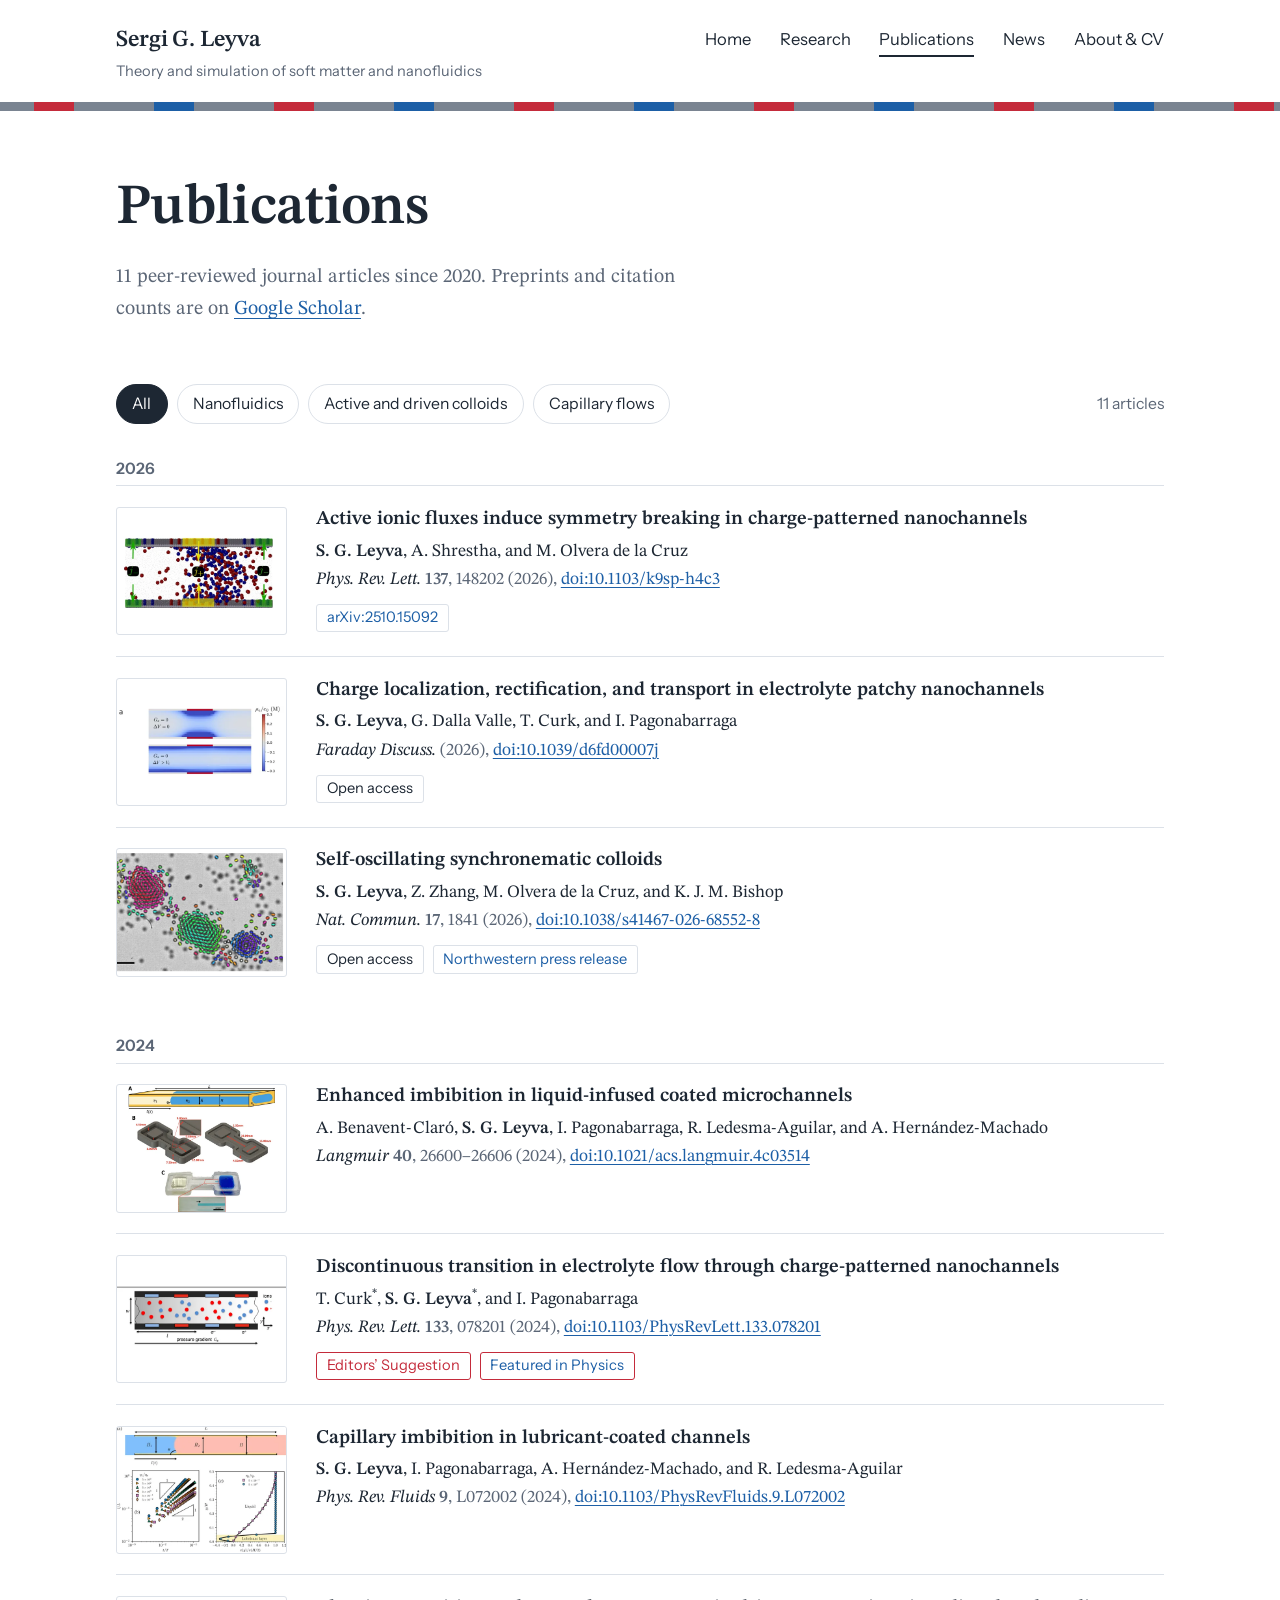
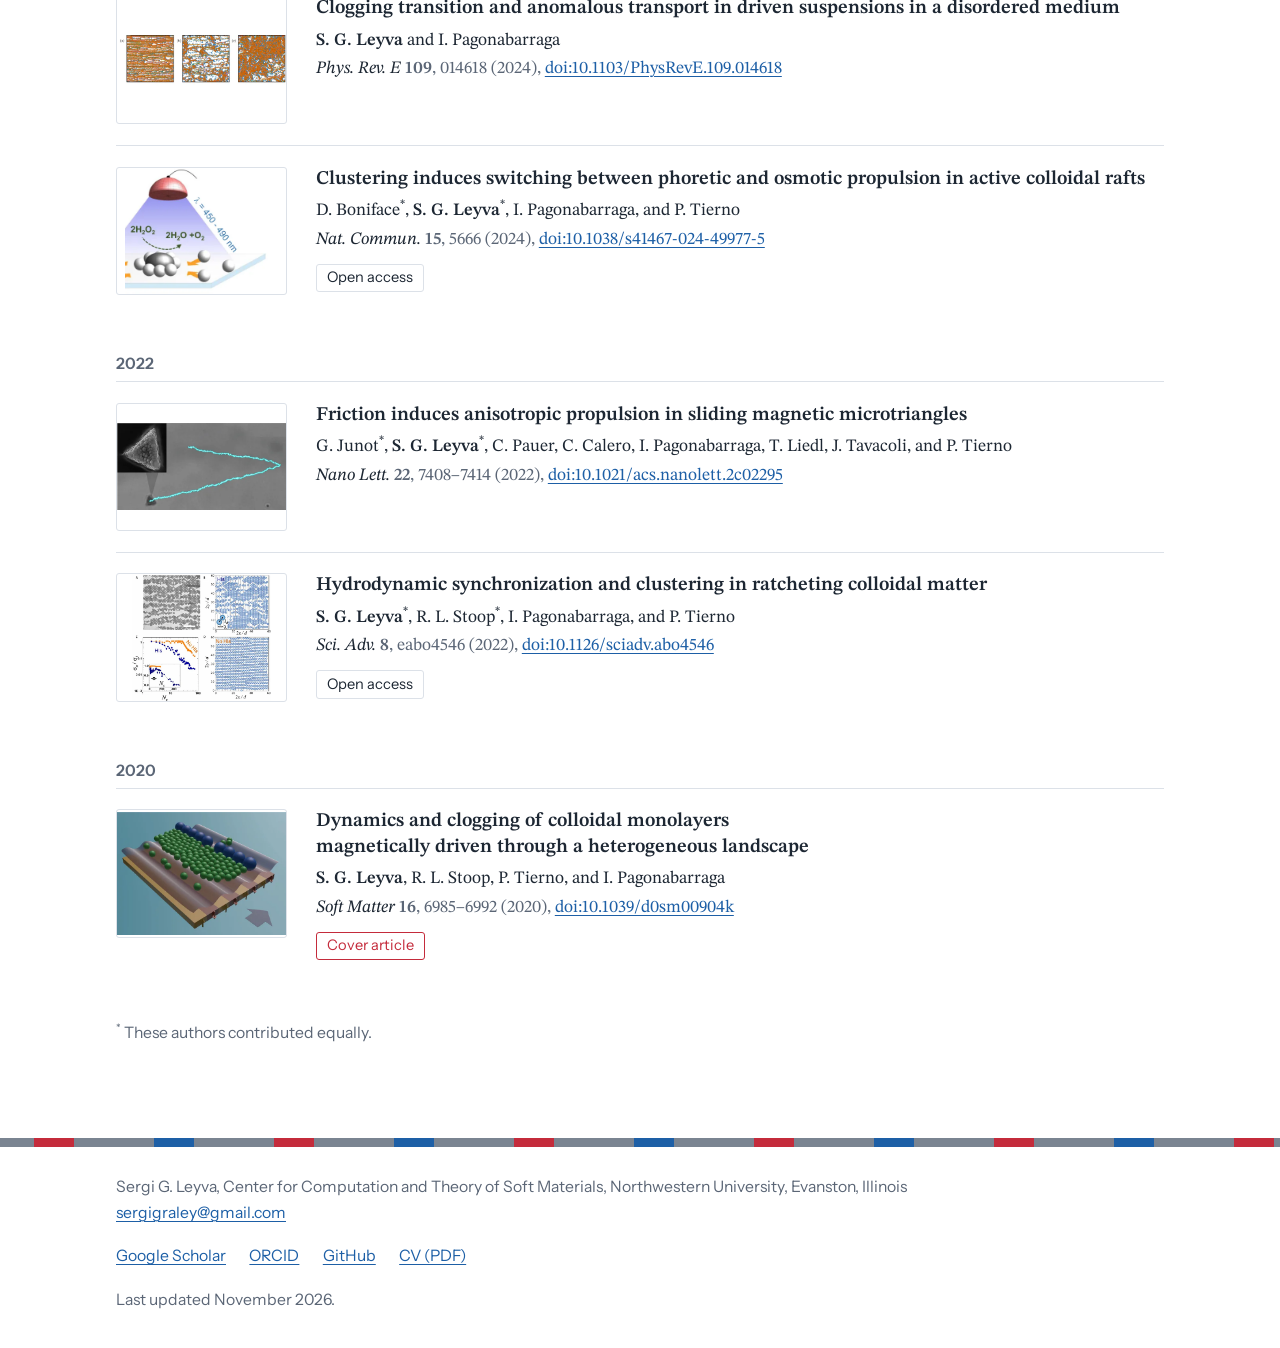
<file: publications.html>
<!DOCTYPE html>
<html lang="en">
<head>
  <meta charset="utf-8">
  <meta name="viewport" content="width=device-width, initial-scale=1">
  <title>Publications | Sergi G. Leyva</title>
  <meta name="description" content="Peer-reviewed publications of Sergi G. Leyva in Physical Review Letters, Nature Communications, Science Advances, Nano Letters, Soft Matter and other journals.">
  <link rel="canonical" href="https://slevinskygra.github.io/publications.html">
  <meta property="og:type" content="website">
  <meta property="og:title" content="Publications | Sergi G. Leyva">
  <meta property="og:description" content="Peer-reviewed publications of Sergi G. Leyva in Physical Review Letters, Nature Communications, Science Advances, Nano Letters, Soft Matter and other journals.">
  <meta property="og:url" content="https://slevinskygra.github.io/publications.html">
  <meta property="og:image" content="https://slevinskygra.github.io/assets/img/og-image.jpg">
  <meta name="twitter:card" content="summary_large_image">
  <link rel="icon" href="assets/img/favicon.svg" type="image/svg+xml">
  <link rel="preload" href="assets/fonts/stix-two-text-latin-400-normal.woff2" as="font" type="font/woff2" crossorigin>
  <link rel="preload" href="assets/fonts/instrument-sans-latin-400-normal.woff2" as="font" type="font/woff2" crossorigin>
  <link rel="stylesheet" href="assets/css/fonts.css">
  <link rel="stylesheet" href="assets/css/style.css">
</head>
<body>
  <a class="skip-link" href="#main">Skip to content</a>
  <header class="site-header">
    <div class="wrap">
      <a class="site-name" href="index.html">Sergi G. Leyva<small>Theory and simulation of soft matter and nanofluidics</small></a>
      <nav class="site-nav" aria-label="Main">
        <ul>
          <li><a href="index.html">Home</a></li>
          <li><a href="research.html">Research</a></li>
          <li><a href="publications.html" aria-current="page">Publications</a></li>
          <li><a href="news.html">News</a></li>
          <li><a href="about.html">About &amp; CV</a></li>
        </ul>
      </nav>
    </div>
    <div class="wall" aria-hidden="true"></div>
  </header>

  <main id="main">
    <div class="wrap">
      <header class="page-head">
        <h1>Publications</h1>
        <p class="lede">11 peer-reviewed journal articles since 2020. Preprints and citation counts are on <a href="https://scholar.google.com/citations?user=Cr-qqGAAAAAJ">Google Scholar</a>.</p>
      </header>

      <div class="pub-tools">
        <div class="filters" role="group" aria-label="Filter by research area" data-filters hidden>
          <button type="button" data-filter="all" aria-pressed="true">All</button>
          <button type="button" data-filter="nano" aria-pressed="false">Nanofluidics</button>
          <button type="button" data-filter="colloids" aria-pressed="false">Active and driven colloids</button>
          <button type="button" data-filter="capillary" aria-pressed="false">Capillary flows</button>
        </div>
        <span class="muted" data-count aria-live="polite">11 articles</span>
      </div>

      <h2 class="pub-year">2026</h2>
      <ol class="pubs" reversed>
        <li class="pub" id="prl-2026" data-area="nano">
          <a class="pub-thumb" href="https://doi.org/10.1103/k9sp-h4c3" tabindex="-1" aria-hidden="true"><img src="assets/img/thumbs/ssb-b.webp" alt="" loading="lazy"></a>
          <div>
            <h3 class="pub-title"><a href="https://doi.org/10.1103/k9sp-h4c3">Active ionic fluxes induce symmetry breaking in charge-patterned nanochannels</a></h3>
            <p class="pub-authors" style="margin:0.3rem 0 0"><span class="me">S. G. Leyva</span>, A. Shrestha, and M. Olvera de la Cruz</p>
            <p class="pub-venue" style="margin:0"><i>Phys. Rev. Lett.</i> <b>137</b>, 148202 (2026), <a href="https://doi.org/10.1103/k9sp-h4c3">doi:10.1103/k9sp-h4c3</a></p>
            <div class="pub-meta">
              <a class="tag" href="https://arxiv.org/abs/2510.15092">arXiv:2510.15092</a>
            </div>
          </div>
        </li>
        <li class="pub" id="fd-2026" data-area="nano">
          <a class="pub-thumb" href="https://doi.org/10.1039/d6fd00007j" tabindex="-1" aria-hidden="true"><img src="assets/img/thumbs/fd26-charge.webp" alt="" loading="lazy"></a>
          <div>
            <h3 class="pub-title"><a href="https://doi.org/10.1039/d6fd00007j">Charge localization, rectification, and transport in electrolyte patchy nanochannels</a></h3>
            <p class="pub-authors" style="margin:0.3rem 0 0"><span class="me">S. G. Leyva</span>, G. Dalla Valle, T. Curk, and I. Pagonabarraga</p>
            <p class="pub-venue" style="margin:0"><i>Faraday Discuss.</i> (2026), <a href="https://doi.org/10.1039/d6fd00007j">doi:10.1039/d6fd00007j</a></p>
            <div class="pub-meta">
              <span class="tag">Open access</span>
            </div>
          </div>
        </li>
        <li class="pub" id="nc-2026" data-area="colloids">
          <a class="pub-thumb" href="https://doi.org/10.1038/s41467-026-68552-8" tabindex="-1" aria-hidden="true"><img src="assets/img/thumbs/nc26-experiment.webp" alt="" loading="lazy"></a>
          <div>
            <h3 class="pub-title"><a href="https://doi.org/10.1038/s41467-026-68552-8">Self-oscillating synchronematic colloids</a></h3>
            <p class="pub-authors" style="margin:0.3rem 0 0"><span class="me">S. G. Leyva</span>, Z. Zhang, M. Olvera de la Cruz, and K. J. M. Bishop</p>
            <p class="pub-venue" style="margin:0"><i>Nat. Commun.</i> <b>17</b>, 1841 (2026), <a href="https://doi.org/10.1038/s41467-026-68552-8">doi:10.1038/s41467-026-68552-8</a></p>
            <div class="pub-meta">
              <span class="tag">Open access</span>
              <a class="tag" href="https://news.northwestern.edu/stories/2026/01/a-hidden-rhythm-brings-microscopic-particles-into-unison">Northwestern press release</a>
            </div>
          </div>
        </li>
      </ol>
      <h2 class="pub-year">2024</h2>
      <ol class="pubs" reversed>
        <li class="pub" id="langmuir-2024" data-area="capillary">
          <a class="pub-thumb" href="https://doi.org/10.1021/acs.langmuir.4c03514" tabindex="-1" aria-hidden="true"><img src="assets/img/thumbs/la24-chip.webp" alt="" loading="lazy"></a>
          <div>
            <h3 class="pub-title"><a href="https://doi.org/10.1021/acs.langmuir.4c03514">Enhanced imbibition in liquid-infused coated microchannels</a></h3>
            <p class="pub-authors" style="margin:0.3rem 0 0">A. Benavent-Claró, <span class="me">S. G. Leyva</span>, I. Pagonabarraga, R. Ledesma-Aguilar, and A. Hernández-Machado</p>
            <p class="pub-venue" style="margin:0"><i>Langmuir</i> <b>40</b>, 26600–26606 (2024), <a href="https://doi.org/10.1021/acs.langmuir.4c03514">doi:10.1021/acs.langmuir.4c03514</a></p>
          </div>
        </li>
        <li class="pub" id="prl-2024" data-area="nano">
          <a class="pub-thumb" href="https://doi.org/10.1103/PhysRevLett.133.078201" tabindex="-1" aria-hidden="true"><img src="assets/img/thumbs/prl24-schematic.webp" alt="" loading="lazy"></a>
          <div>
            <h3 class="pub-title"><a href="https://doi.org/10.1103/PhysRevLett.133.078201">Discontinuous transition in electrolyte flow through charge-patterned nanochannels</a></h3>
            <p class="pub-authors" style="margin:0.3rem 0 0">T. Curk<sup>*</sup>, <span class="me">S. G. Leyva</span><sup>*</sup>, and I. Pagonabarraga</p>
            <p class="pub-venue" style="margin:0"><i>Phys. Rev. Lett.</i> <b>133</b>, 078201 (2024), <a href="https://doi.org/10.1103/PhysRevLett.133.078201">doi:10.1103/PhysRevLett.133.078201</a></p>
            <div class="pub-meta">
              <span class="tag tag-honour">Editors’ Suggestion</span>
              <a class="tag tag-honour" href="https://physics.aps.org/articles/v17/s95">Featured in Physics</a>
            </div>
          </div>
        </li>
        <li class="pub" id="prf-2024" data-area="capillary">
          <a class="pub-thumb" href="https://doi.org/10.1103/PhysRevFluids.9.L072002" tabindex="-1" aria-hidden="true"><img src="assets/img/thumbs/prf24-imbibition.webp" alt="" loading="lazy"></a>
          <div>
            <h3 class="pub-title"><a href="https://doi.org/10.1103/PhysRevFluids.9.L072002">Capillary imbibition in lubricant-coated channels</a></h3>
            <p class="pub-authors" style="margin:0.3rem 0 0"><span class="me">S. G. Leyva</span>, I. Pagonabarraga, A. Hernández-Machado, and R. Ledesma-Aguilar</p>
            <p class="pub-venue" style="margin:0"><i>Phys. Rev. Fluids</i> <b>9</b>, L072002 (2024), <a href="https://doi.org/10.1103/PhysRevFluids.9.L072002">doi:10.1103/PhysRevFluids.9.L072002</a></p>
          </div>
        </li>
        <li class="pub" id="pre-2024" data-area="colloids">
          <a class="pub-thumb" href="https://doi.org/10.1103/PhysRevE.109.014618" tabindex="-1" aria-hidden="true"><img src="assets/img/thumbs/pre24-clogging.webp" alt="" loading="lazy"></a>
          <div>
            <h3 class="pub-title"><a href="https://doi.org/10.1103/PhysRevE.109.014618">Clogging transition and anomalous transport in driven suspensions in a disordered medium</a></h3>
            <p class="pub-authors" style="margin:0.3rem 0 0"><span class="me">S. G. Leyva</span> and I. Pagonabarraga</p>
            <p class="pub-venue" style="margin:0"><i>Phys. Rev. E</i> <b>109</b>, 014618 (2024), <a href="https://doi.org/10.1103/PhysRevE.109.014618">doi:10.1103/PhysRevE.109.014618</a></p>
          </div>
        </li>
        <li class="pub" id="nc-2024" data-area="colloids">
          <a class="pub-thumb" href="https://doi.org/10.1038/s41467-024-49977-5" tabindex="-1" aria-hidden="true"><img src="assets/img/thumbs/nc24-raft.webp" alt="" loading="lazy"></a>
          <div>
            <h3 class="pub-title"><a href="https://doi.org/10.1038/s41467-024-49977-5">Clustering induces switching between phoretic and osmotic propulsion in active colloidal rafts</a></h3>
            <p class="pub-authors" style="margin:0.3rem 0 0">D. Boniface<sup>*</sup>, <span class="me">S. G. Leyva</span><sup>*</sup>, I. Pagonabarraga, and P. Tierno</p>
            <p class="pub-venue" style="margin:0"><i>Nat. Commun.</i> <b>15</b>, 5666 (2024), <a href="https://doi.org/10.1038/s41467-024-49977-5">doi:10.1038/s41467-024-49977-5</a></p>
            <div class="pub-meta">
              <span class="tag">Open access</span>
            </div>
          </div>
        </li>
      </ol>
      <h2 class="pub-year">2022</h2>
      <ol class="pubs" reversed>
        <li class="pub" id="nl-2022" data-area="colloids">
          <a class="pub-thumb" href="https://doi.org/10.1021/acs.nanolett.2c02295" tabindex="-1" aria-hidden="true"><img src="assets/img/thumbs/nl22-triangle.webp" alt="" loading="lazy"></a>
          <div>
            <h3 class="pub-title"><a href="https://doi.org/10.1021/acs.nanolett.2c02295">Friction induces anisotropic propulsion in sliding magnetic microtriangles</a></h3>
            <p class="pub-authors" style="margin:0.3rem 0 0">G. Junot<sup>*</sup>, <span class="me">S. G. Leyva</span><sup>*</sup>, C. Pauer, C. Calero, I. Pagonabarraga, T. Liedl, J. Tavacoli, and P. Tierno</p>
            <p class="pub-venue" style="margin:0"><i>Nano Lett.</i> <b>22</b>, 7408–7414 (2022), <a href="https://doi.org/10.1021/acs.nanolett.2c02295">doi:10.1021/acs.nanolett.2c02295</a></p>
          </div>
        </li>
        <li class="pub" id="sa-2022" data-area="colloids">
          <a class="pub-thumb" href="https://doi.org/10.1126/sciadv.abo4546" tabindex="-1" aria-hidden="true"><img src="assets/img/thumbs/sa22-hi.webp" alt="" loading="lazy"></a>
          <div>
            <h3 class="pub-title"><a href="https://doi.org/10.1126/sciadv.abo4546">Hydrodynamic synchronization and clustering in ratcheting colloidal matter</a></h3>
            <p class="pub-authors" style="margin:0.3rem 0 0"><span class="me">S. G. Leyva</span><sup>*</sup>, R. L. Stoop<sup>*</sup>, I. Pagonabarraga, and P. Tierno</p>
            <p class="pub-venue" style="margin:0"><i>Sci. Adv.</i> <b>8</b>, eabo4546 (2022), <a href="https://doi.org/10.1126/sciadv.abo4546">doi:10.1126/sciadv.abo4546</a></p>
            <div class="pub-meta">
              <span class="tag">Open access</span>
            </div>
          </div>
        </li>
      </ol>
      <h2 class="pub-year">2020</h2>
      <ol class="pubs" reversed>
        <li class="pub" id="sm-2020" data-area="colloids">
          <a class="pub-thumb" href="https://doi.org/10.1039/d0sm00904k" tabindex="-1" aria-hidden="true"><img src="assets/img/thumbs/sm20-cover.webp" alt="" loading="lazy"></a>
          <div>
            <h3 class="pub-title"><a href="https://doi.org/10.1039/d0sm00904k">Dynamics and clogging of colloidal monolayers magnetically driven through a heterogeneous landscape</a></h3>
            <p class="pub-authors" style="margin:0.3rem 0 0"><span class="me">S. G. Leyva</span>, R. L. Stoop, P. Tierno, and I. Pagonabarraga</p>
            <p class="pub-venue" style="margin:0"><i>Soft Matter</i> <b>16</b>, 6985–6992 (2020), <a href="https://doi.org/10.1039/d0sm00904k">doi:10.1039/d0sm00904k</a></p>
            <div class="pub-meta">
              <span class="tag tag-honour">Cover article</span>
            </div>
          </div>
        </li>
      </ol>

      <p class="pub-note"><sup>*</sup> These authors contributed equally.</p>
    </div>
  </main>
  <footer class="site-footer">
    <div class="wall" aria-hidden="true"></div>
    <div class="wrap">
      <address>
        Sergi G. Leyva, Center for Computation and Theory of Soft Materials, Northwestern University, Evanston, Illinois<br>
        <a href="mailto:sergigraley@gmail.com">sergigraley@gmail.com</a>
      </address>
      <ul>
        <li><a href="https://scholar.google.com/citations?user=Cr-qqGAAAAAJ">Google Scholar</a></li>
        <li><a href="https://orcid.org/0000-0001-9176-9285">ORCID</a></li>
        <li><a href="https://github.com/slevinskygra">GitHub</a></li>
        <li><a href="assets/Sergi_Granados_CV.pdf">CV (PDF)</a></li>
      </ul>
      <p style="margin:0;width:100%">Last updated November 2026.</p>
    </div>
  </footer>
  <script src="assets/js/site.js" defer></script>
</body>
</html>
</file>
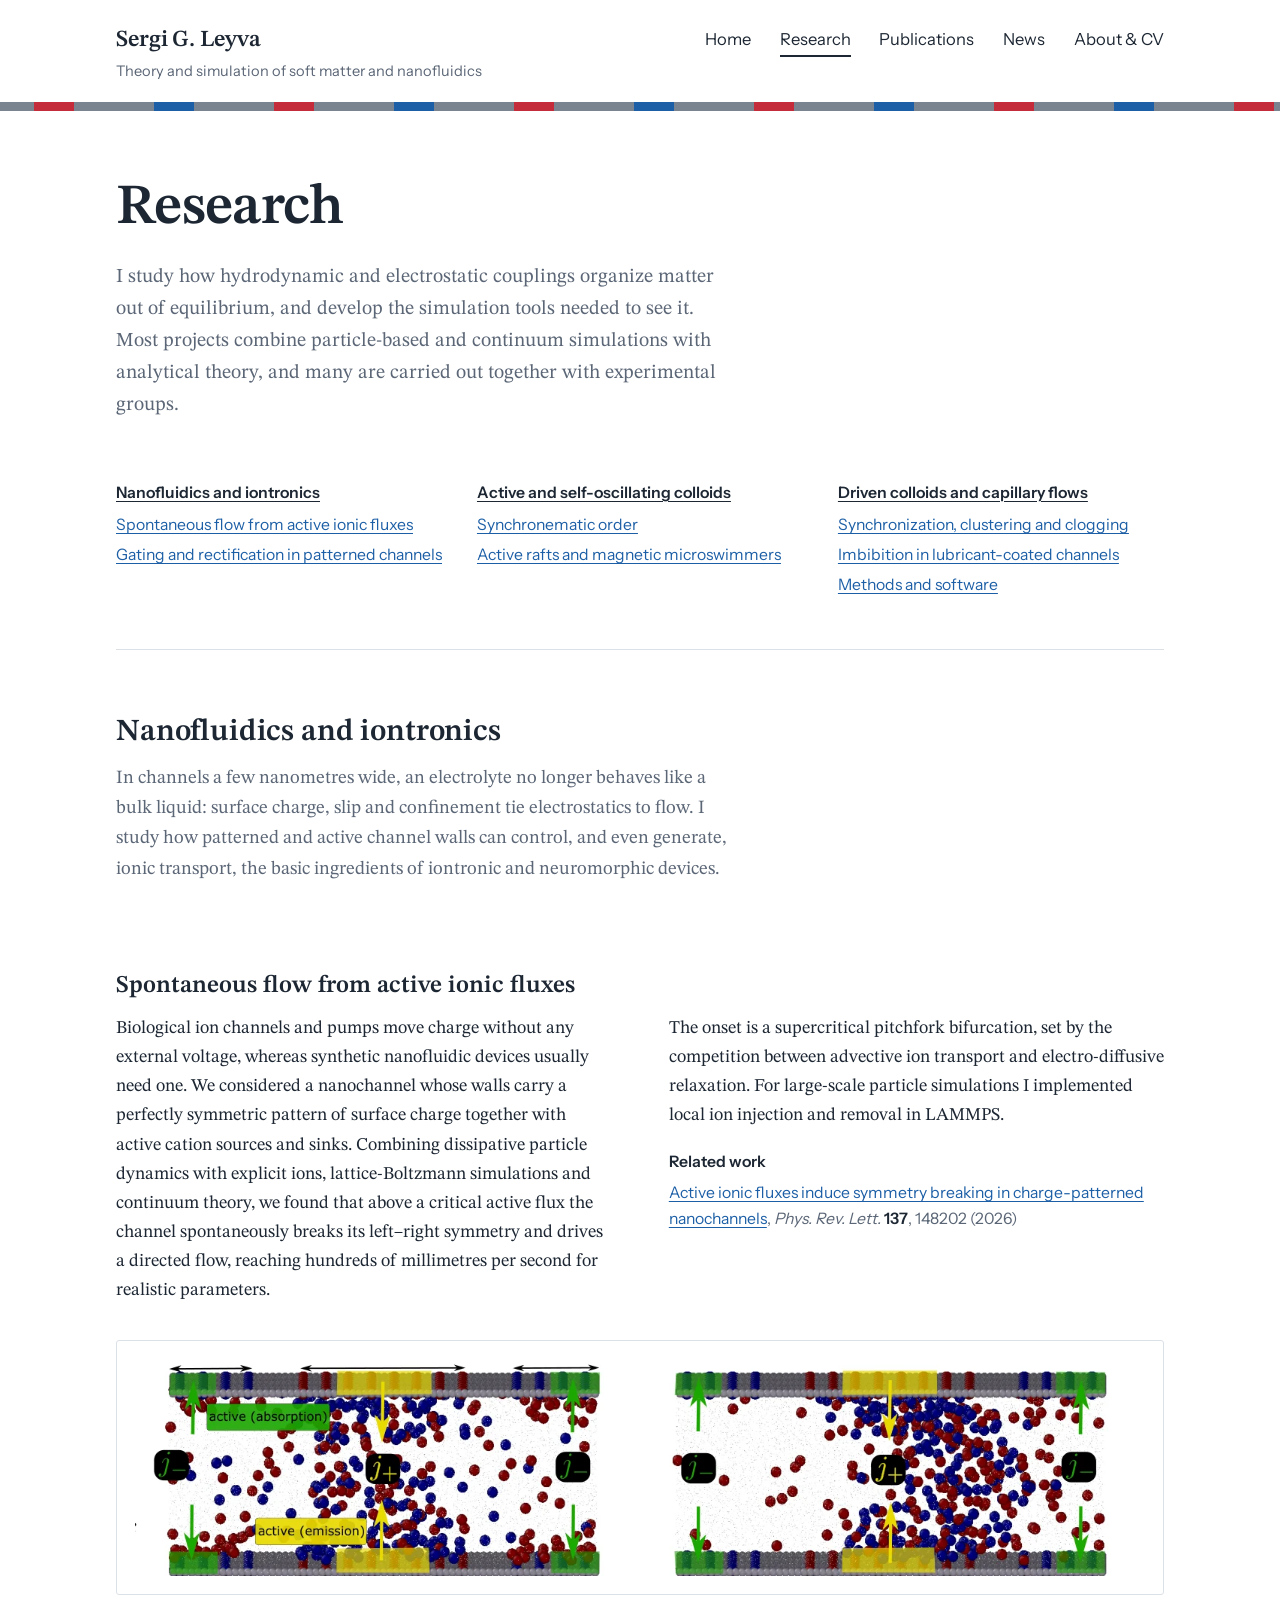
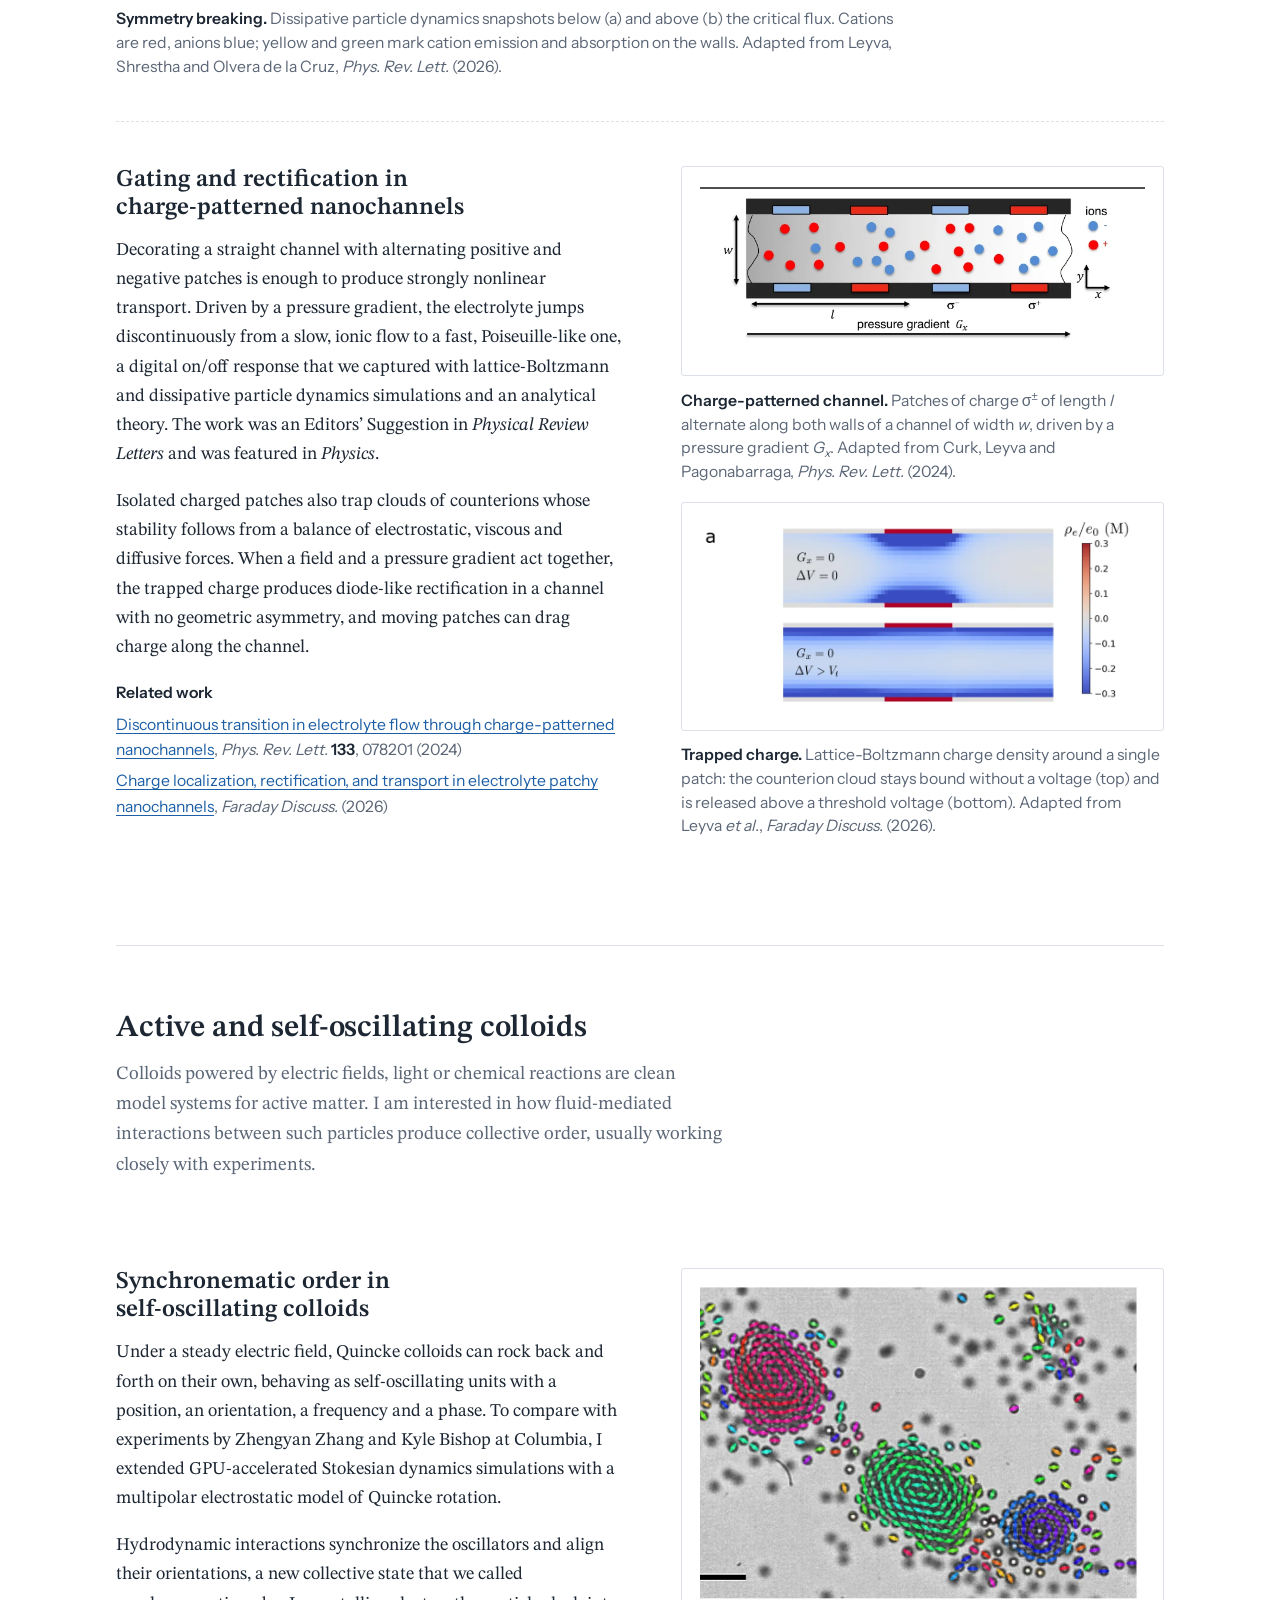
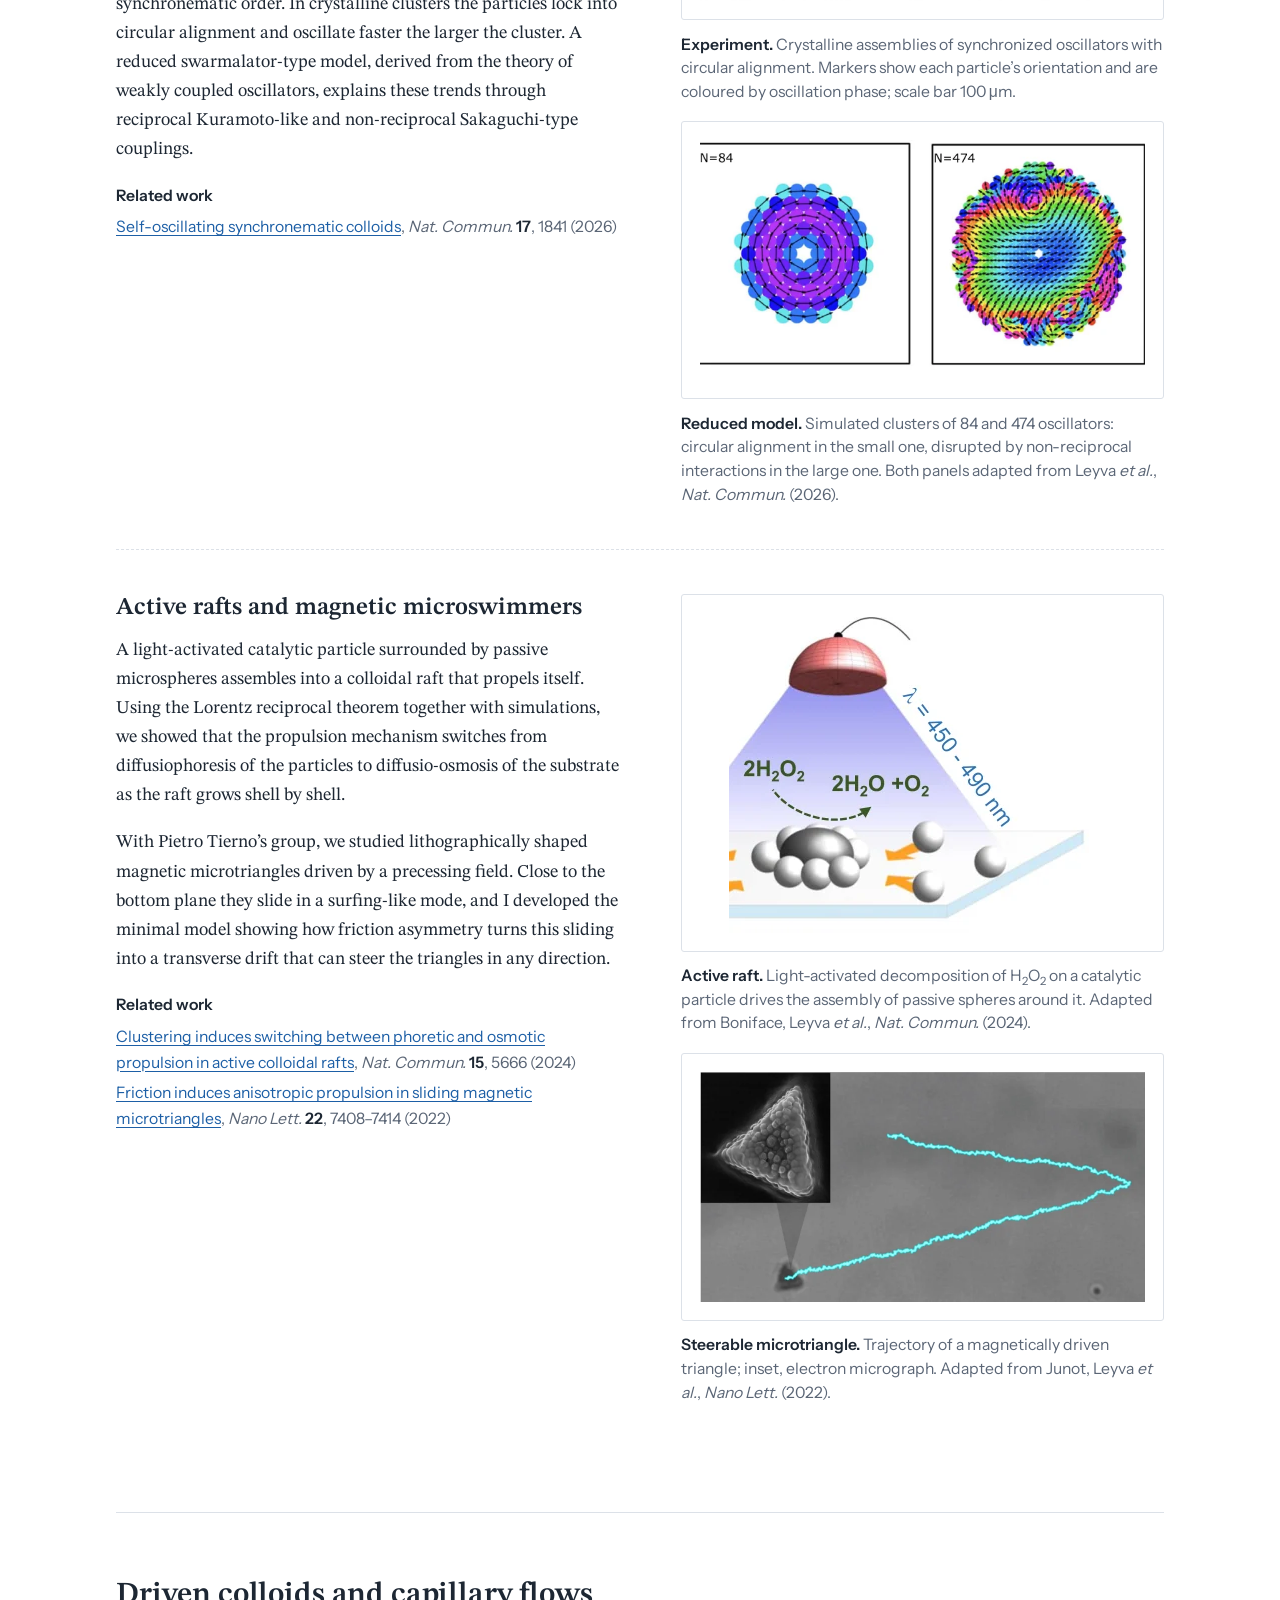
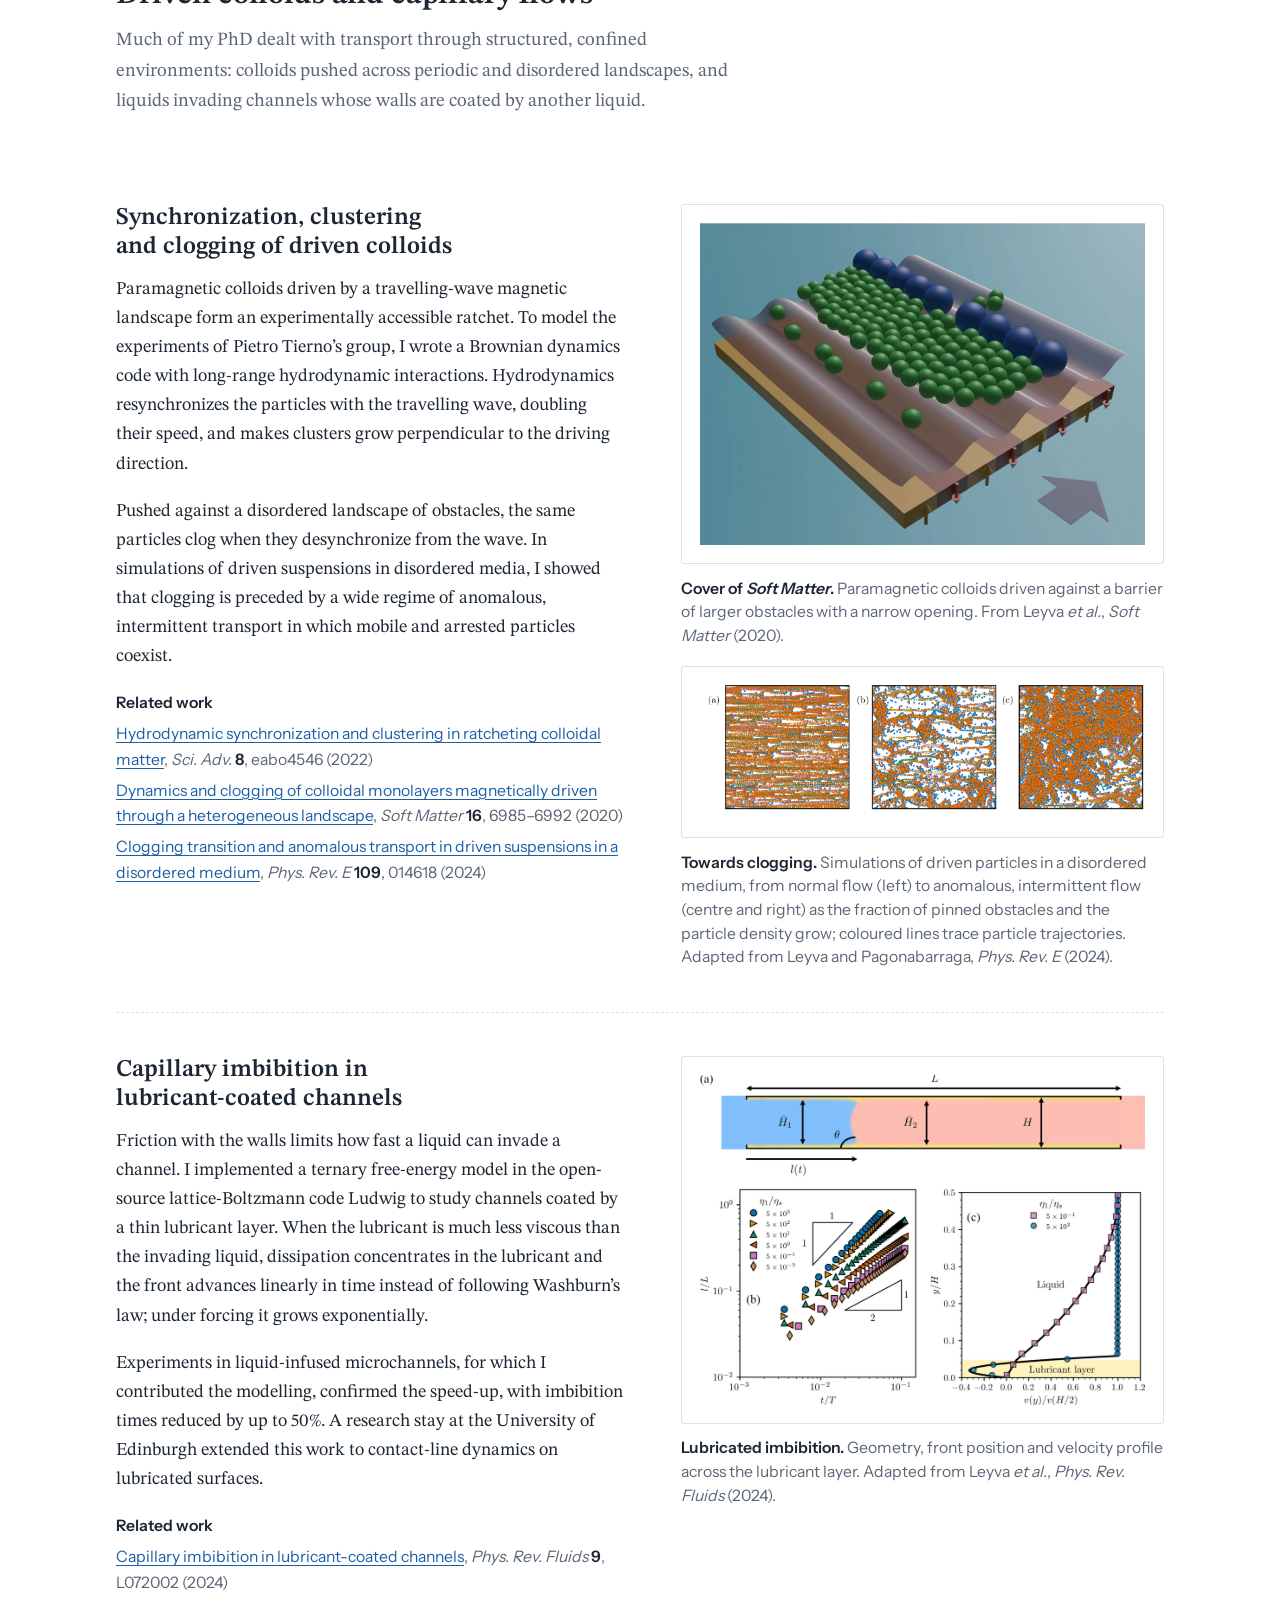
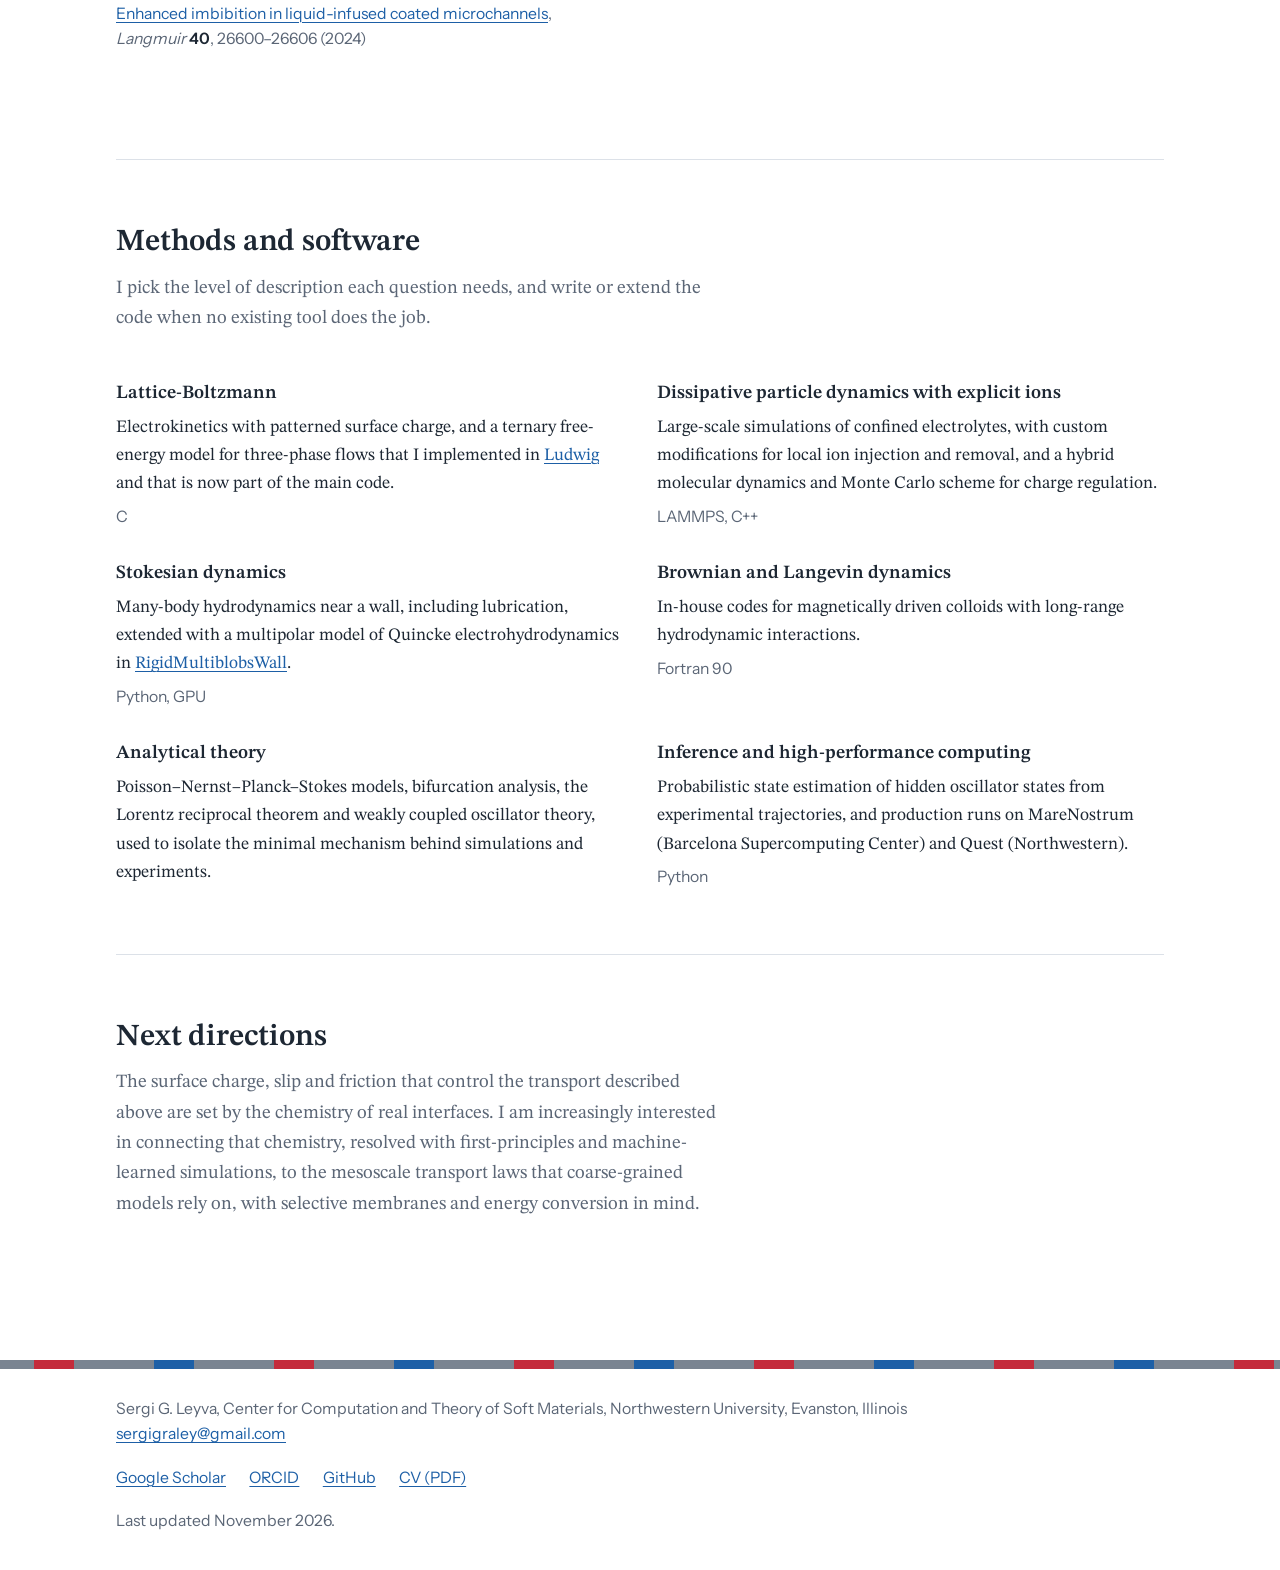
<file: research.html>
<!DOCTYPE html>
<html lang="en">
<head>
  <meta charset="utf-8">
  <meta name="viewport" content="width=device-width, initial-scale=1">
  <title>Research | Sergi G. Leyva</title>
  <meta name="description" content="Research projects of Sergi G. Leyva: ion transport in patterned and active nanochannels, self-oscillating and active colloids, driven colloids, clogging and capillary imbibition.">
  <link rel="canonical" href="https://slevinskygra.github.io/research.html">
  <meta property="og:type" content="website">
  <meta property="og:title" content="Research | Sergi G. Leyva">
  <meta property="og:description" content="Research projects of Sergi G. Leyva: ion transport in patterned and active nanochannels, self-oscillating and active colloids, driven colloids, clogging and capillary imbibition.">
  <meta property="og:url" content="https://slevinskygra.github.io/research.html">
  <meta property="og:image" content="https://slevinskygra.github.io/assets/img/og-image.jpg">
  <meta name="twitter:card" content="summary_large_image">
  <link rel="icon" href="assets/img/favicon.svg" type="image/svg+xml">
  <link rel="preload" href="assets/fonts/stix-two-text-latin-400-normal.woff2" as="font" type="font/woff2" crossorigin>
  <link rel="preload" href="assets/fonts/instrument-sans-latin-400-normal.woff2" as="font" type="font/woff2" crossorigin>
  <link rel="stylesheet" href="assets/css/fonts.css">
  <link rel="stylesheet" href="assets/css/style.css">
</head>
<body>
  <a class="skip-link" href="#main">Skip to content</a>
  <header class="site-header">
    <div class="wrap">
      <a class="site-name" href="index.html">Sergi G. Leyva<small>Theory and simulation of soft matter and nanofluidics</small></a>
      <nav class="site-nav" aria-label="Main">
        <ul>
          <li><a href="index.html">Home</a></li>
          <li><a href="research.html" aria-current="page">Research</a></li>
          <li><a href="publications.html">Publications</a></li>
          <li><a href="news.html">News</a></li>
          <li><a href="about.html">About &amp; CV</a></li>
        </ul>
      </nav>
    </div>
    <div class="wall" aria-hidden="true"></div>
  </header>

  <main id="main">
    <div class="wrap">
      <header class="page-head">
        <h1>Research</h1>
        <p class="lede">I study how hydrodynamic and electrostatic couplings organize matter out of equilibrium, and develop the simulation tools needed to see it. Most projects combine particle-based and continuum simulations with analytical theory, and many are carried out together with experimental groups.</p>
      </header>

      <nav aria-label="Projects on this page" style="padding-bottom:clamp(2rem,4vw,3rem)">
        <ul class="toc">
          <li>
            <p class="toc-area"><a href="#nanofluidics">Nanofluidics and iontronics</a></p>
            <ul>
              <li><a href="#symmetry-breaking">Spontaneous flow from active ionic fluxes</a></li>
              <li><a href="#patterned-channels">Gating and rectification in patterned channels</a></li>
            </ul>
          </li>
          <li>
            <p class="toc-area"><a href="#active-colloids">Active and self-oscillating colloids</a></p>
            <ul>
              <li><a href="#synchronematic">Synchronematic order</a></li>
              <li><a href="#active-rafts">Active rafts and magnetic microswimmers</a></li>
            </ul>
          </li>
          <li>
            <p class="toc-area"><a href="#confined-flows">Driven colloids and capillary flows</a></p>
            <ul>
              <li><a href="#driven-colloids">Synchronization, clustering and clogging</a></li>
              <li><a href="#capillarity">Imbibition in lubricant-coated channels</a></li>
              <li><a href="#methods">Methods and software</a></li>
            </ul>
          </li>
        </ul>
      </nav>

      <section class="area" id="nanofluidics" aria-labelledby="nanofluidics-h">
        <header>
          <h2 id="nanofluidics-h">Nanofluidics and iontronics</h2>
          <p>In channels a few nanometres wide, an electrolyte no longer behaves like a bulk liquid: surface charge, slip and confinement tie electrostatics to flow. I study how patterned and active channel walls can control, and even generate, ionic transport, the basic ingredients of iontronic and neuromorphic devices.</p>
        </header>

        <article class="project project-wide" id="symmetry-breaking">
          <div class="text">
            <h3>Spontaneous flow from active ionic fluxes</h3>
            <p>Biological ion channels and pumps move charge without any external voltage, whereas synthetic nanofluidic devices usually need one. We considered a nanochannel whose walls carry a perfectly symmetric pattern of surface charge together with active cation sources and sinks. Combining dissipative particle dynamics with explicit ions, lattice-Boltzmann simulations and continuum theory, we found that above a critical active flux the channel spontaneously breaks its left–right symmetry and drives a directed flow, reaching hundreds of millimetres per second for realistic parameters.</p>
            <p>The onset is a supercritical pitchfork bifurcation, set by the competition between advective ion transport and electro-diffusive relaxation. For large-scale particle simulations I implemented local ion injection and removal in LAMMPS.</p>
            <div class="related"><b>Related work</b>
              <ul><li><a href="publications.html#prl-2026">Active ionic fluxes induce symmetry breaking in charge-patterned nanochannels</a>, <i>Phys. Rev. Lett.</i> <b>137</b>, 148202 (2026)</li></ul>
            </div>
          </div>
          <div class="figs">
            <figure class="fig">
              <div class="fig-frame"><img src="assets/img/research/ssb.webp" alt="Two simulation snapshots of red cations and blue anions between grey walls with green absorption and yellow emission regions; in the second snapshot the ion cloud is displaced to one side." width="1345" height="288" loading="lazy"></div>
              <figcaption><b>Symmetry breaking.</b> Dissipative particle dynamics snapshots below (a) and above (b) the critical flux. Cations are red, anions blue; yellow and green mark cation emission and absorption on the walls. Adapted from Leyva, Shrestha and Olvera de la Cruz, <i>Phys. Rev. Lett.</i> (2026).</figcaption>
            </figure>
          </div>
        </article>

        <article class="project" id="patterned-channels">
          <div class="text">
            <h3>Gating and rectification in charge-patterned nanochannels</h3>
            <p>Decorating a straight channel with alternating positive and negative patches is enough to produce strongly nonlinear transport. Driven by a pressure gradient, the electrolyte jumps discontinuously from a slow, ionic flow to a fast, Poiseuille-like one, a digital on/off response that we captured with lattice-Boltzmann and dissipative particle dynamics simulations and an analytical theory. The work was an Editors’ Suggestion in <i>Physical Review Letters</i> and was featured in <i>Physics</i>.</p>
            <p>Isolated charged patches also trap clouds of counterions whose stability follows from a balance of electrostatic, viscous and diffusive forces. When a field and a pressure gradient act together, the trapped charge produces diode-like rectification in a channel with no geometric asymmetry, and moving patches can drag charge along the channel.</p>
            <div class="related"><b>Related work</b>
              <ul><li><a href="publications.html#prl-2024">Discontinuous transition in electrolyte flow through charge-patterned nanochannels</a>, <i>Phys. Rev. Lett.</i> <b>133</b>, 078201 (2024)</li><li><a href="publications.html#fd-2026">Charge localization, rectification, and transport in electrolyte patchy nanochannels</a>, <i>Faraday Discuss.</i> (2026)</li></ul>
            </div>
          </div>
          <div class="figs">
            <figure class="fig">
              <div class="fig-frame"><img src="assets/img/research/prl24-schematic.webp" alt="Schematic of a nanochannel with alternating blue and red surface-charge patches on both walls, ions inside, and a pressure gradient along the channel." width="749" height="291" loading="lazy"></div>
              <figcaption><b>Charge-patterned channel.</b> Patches of charge σ<sup>±</sup> of length <i>l</i> alternate along both walls of a channel of width <i>w</i>, driven by a pressure gradient <i>G<sub>x</sub></i>. Adapted from Curk, Leyva and Pagonabarraga, <i>Phys. Rev. Lett.</i> (2024).</figcaption>
            </figure>
            <figure class="fig">
              <div class="fig-frame"><img src="assets/img/research/fd26-charge.webp" alt="Two lattice-Boltzmann maps of charge density in a channel, showing a counterion cloud bound to a patch and then released." width="973" height="418" loading="lazy"></div>
              <figcaption><b>Trapped charge.</b> Lattice-Boltzmann charge density around a single patch: the counterion cloud stays bound without a voltage (top) and is released above a threshold voltage (bottom). Adapted from Leyva <i>et al.</i>, <i>Faraday Discuss.</i> (2026).</figcaption>
            </figure>
          </div>
        </article>
      </section>

      <section class="area" id="active-colloids" aria-labelledby="active-colloids-h">
        <header>
          <h2 id="active-colloids-h">Active and self-oscillating colloids</h2>
          <p>Colloids powered by electric fields, light or chemical reactions are clean model systems for active matter. I am interested in how fluid-mediated interactions between such particles produce collective order, usually working closely with experiments.</p>
        </header>

        <article class="project" id="synchronematic">
          <div class="text">
            <h3>Synchronematic order in self-oscillating colloids</h3>
            <p>Under a steady electric field, Quincke colloids can rock back and forth on their own, behaving as self-oscillating units with a position, an orientation, a frequency and a phase. To compare with experiments by Zhengyan Zhang and Kyle Bishop at Columbia, I extended GPU-accelerated Stokesian dynamics simulations with a multipolar electrostatic model of Quincke rotation.</p>
            <p>Hydrodynamic interactions synchronize the oscillators and align their orientations, a new collective state that we called synchronematic order. In crystalline clusters the particles lock into circular alignment and oscillate faster the larger the cluster. A reduced swarmalator-type model, derived from the theory of weakly coupled oscillators, explains these trends through reciprocal Kuramoto-like and non-reciprocal Sakaguchi-type couplings.</p>
            <div class="related"><b>Related work</b>
              <ul><li><a href="publications.html#nc-2026">Self-oscillating synchronematic colloids</a>, <i>Nat. Commun.</i> <b>17</b>, 1841 (2026)</li></ul>
            </div>
          </div>
          <div class="figs">
            <figure class="fig">
              <div class="fig-frame"><img src="assets/img/research/nc26-experiment.webp" alt="Microscope image of three round clusters of colloids, each particle marked by a small ellipse; each cluster has a single colour, showing that its particles oscillate in phase." width="672" height="474" loading="lazy"></div>
              <figcaption><b>Experiment.</b> Crystalline assemblies of synchronized oscillators with circular alignment. Markers show each particle’s orientation and are coloured by oscillation phase; scale bar 100&nbsp;μm.</figcaption>
            </figure>
            <figure class="fig">
              <div class="fig-frame"><img src="assets/img/research/nc26-crystals.webp" alt="Two simulated circular clusters of oscillators coloured by phase." width="622" height="335" loading="lazy"></div>
              <figcaption><b>Reduced model.</b> Simulated clusters of 84 and 474 oscillators: circular alignment in the small one, disrupted by non-reciprocal interactions in the large one. Both panels adapted from Leyva <i>et al.</i>, <i>Nat. Commun.</i> (2026).</figcaption>
            </figure>
          </div>
        </article>

        <article class="project" id="active-rafts">
          <div class="text">
            <h3>Active rafts and magnetic microswimmers</h3>
            <p>A light-activated catalytic particle surrounded by passive microspheres assembles into a colloidal raft that propels itself. Using the Lorentz reciprocal theorem together with simulations, we showed that the propulsion mechanism switches from diffusiophoresis of the particles to diffusio-osmosis of the substrate as the raft grows shell by shell.</p>
            <p>With Pietro Tierno’s group, we studied lithographically shaped magnetic microtriangles driven by a precessing field. Close to the bottom plane they slide in a surfing-like mode, and I developed the minimal model showing how friction asymmetry turns this sliding into a transverse drift that can steer the triangles in any direction.</p>
            <div class="related"><b>Related work</b>
              <ul><li><a href="publications.html#nc-2024">Clustering induces switching between phoretic and osmotic propulsion in active colloidal rafts</a>, <i>Nat. Commun.</i> <b>15</b>, 5666 (2024)</li><li><a href="publications.html#nl-2022">Friction induces anisotropic propulsion in sliding magnetic microtriangles</a>, <i>Nano Lett.</i> <b>22</b>, 7408–7414 (2022)</li></ul>
            </div>
          </div>
          <div class="figs">
            <figure class="fig">
              <div class="fig-frame"><img src="assets/img/research/nc24-raft.webp" alt="Schematic of a catalytic particle under blue light surrounded by passive spheres, with hydrogen peroxide decomposition." width="386" height="320" loading="lazy"></div>
              <figcaption><b>Active raft.</b> Light-activated decomposition of H<sub>2</sub>O<sub>2</sub> on a catalytic particle drives the assembly of passive spheres around it. Adapted from Boniface, Leyva <i>et al.</i>, <i>Nat. Commun.</i> (2024).</figcaption>
            </figure>
            <figure class="fig">
              <div class="fig-frame"><img src="assets/img/research/nl22-triangle.webp" alt="Electron micrograph of a triangular microparticle and the zigzag trajectory it follows on a surface." width="734" height="379" loading="lazy"></div>
              <figcaption><b>Steerable microtriangle.</b> Trajectory of a magnetically driven triangle; inset, electron micrograph. Adapted from Junot, Leyva <i>et al.</i>, <i>Nano Lett.</i> (2022).</figcaption>
            </figure>
          </div>
        </article>
      </section>

      <section class="area" id="confined-flows" aria-labelledby="confined-flows-h">
        <header>
          <h2 id="confined-flows-h">Driven colloids and capillary flows</h2>
          <p>Much of my PhD dealt with transport through structured, confined environments: colloids pushed across periodic and disordered landscapes, and liquids invading channels whose walls are coated by another liquid.</p>
        </header>

        <article class="project" id="driven-colloids">
          <div class="text">
            <h3>Synchronization, clustering and clogging of driven colloids</h3>
            <p>Paramagnetic colloids driven by a travelling-wave magnetic landscape form an experimentally accessible ratchet. To model the experiments of Pietro Tierno’s group, I wrote a Brownian dynamics code with long-range hydrodynamic interactions. Hydrodynamics resynchronizes the particles with the travelling wave, doubling their speed, and makes clusters grow perpendicular to the driving direction.</p>
            <p>Pushed against a disordered landscape of obstacles, the same particles clog when they desynchronize from the wave. In simulations of driven suspensions in disordered media, I showed that clogging is preceded by a wide regime of anomalous, intermittent transport in which mobile and arrested particles coexist.</p>
            <div class="related"><b>Related work</b>
              <ul><li><a href="publications.html#sa-2022">Hydrodynamic synchronization and clustering in ratcheting colloidal matter</a>, <i>Sci. Adv.</i> <b>8</b>, eabo4546 (2022)</li><li><a href="publications.html#sm-2020">Dynamics and clogging of colloidal monolayers magnetically driven through a heterogeneous landscape</a>, <i>Soft Matter</i> <b>16</b>, 6985–6992 (2020)</li><li><a href="publications.html#pre-2024">Clogging transition and anomalous transport in driven suspensions in a disordered medium</a>, <i>Phys. Rev. E</i> <b>109</b>, 014618 (2024)</li></ul>
            </div>
          </div>
          <div class="figs">
            <figure class="fig">
              <div class="fig-frame"><img src="assets/img/research/sm20-cover.webp" alt="Rendering of green colloids driven across a corrugated substrate against larger blue obstacles." width="1400" height="1013" loading="lazy"></div>
              <figcaption><b>Cover of <i>Soft Matter</i>.</b> Paramagnetic colloids driven against a barrier of larger obstacles with a narrow opening. From Leyva <i>et al.</i>, <i>Soft Matter</i> (2020).</figcaption>
            </figure>
            <figure class="fig">
              <div class="fig-frame"><img src="assets/img/research/pre24-clogging.webp" alt="Three simulation snapshots of particles in a disordered landscape, with coloured particle trajectories." width="1321" height="399" loading="lazy"></div>
              <figcaption><b>Towards clogging.</b> Simulations of driven particles in a disordered medium, from normal flow (left) to anomalous, intermittent flow (centre and right) as the fraction of pinned obstacles and the particle density grow; coloured lines trace particle trajectories. Adapted from Leyva and Pagonabarraga, <i>Phys. Rev. E</i> (2024).</figcaption>
            </figure>
          </div>
        </article>

        <article class="project" id="capillarity">
          <div class="text">
            <h3>Capillary imbibition in lubricant-coated channels</h3>
            <p>Friction with the walls limits how fast a liquid can invade a channel. I implemented a ternary free-energy model in the open-source lattice-Boltzmann code Ludwig to study channels coated by a thin lubricant layer. When the lubricant is much less viscous than the invading liquid, dissipation concentrates in the lubricant and the front advances linearly in time instead of following Washburn’s law; under forcing it grows exponentially.</p>
            <p>Experiments in liquid-infused microchannels, for which I contributed the modelling, confirmed the speed-up, with imbibition times reduced by up to 50%. A research stay at the University of Edinburgh extended this work to contact-line dynamics on lubricated surfaces.</p>
            <div class="related"><b>Related work</b>
              <ul><li><a href="publications.html#prf-2024">Capillary imbibition in lubricant-coated channels</a>, <i>Phys. Rev. Fluids</i> <b>9</b>, L072002 (2024)</li><li><a href="publications.html#langmuir-2024">Enhanced imbibition in liquid-infused coated microchannels</a>, <i>Langmuir</i> <b>40</b>, 26600–26606 (2024)</li></ul>
            </div>
          </div>
          <div class="figs">
            <figure class="fig">
              <div class="fig-frame"><img src="assets/img/research/prf24-imbibition.webp" alt="Lattice-Boltzmann geometry of a liquid invading a lubricant-coated channel, with plots of front position and velocity profile." width="1028" height="761" loading="lazy"></div>
              <figcaption><b>Lubricated imbibition.</b> Geometry, front position and velocity profile across the lubricant layer. Adapted from Leyva <i>et al.</i>, <i>Phys. Rev. Fluids</i> (2024).</figcaption>
            </figure>
          </div>
        </article>
      </section>

      <section class="area" id="methods" aria-labelledby="methods-h">
        <header>
          <h2 id="methods-h">Methods and software</h2>
          <p>I pick the level of description each question needs, and write or extend the code when no existing tool does the job.</p>
        </header>
        <dl class="methods">
          <div>
            <dt>Lattice-Boltzmann</dt>
            <dd>Electrokinetics with patterned surface charge, and a ternary free-energy model for three-phase flows that I implemented in <a href="https://zenodo.org/records/18434571">Ludwig</a> and that is now part of the main code.<span class="sans">C</span></dd>
          </div>
          <div>
            <dt>Dissipative particle dynamics with explicit ions</dt>
            <dd>Large-scale simulations of confined electrolytes, with custom modifications for local ion injection and removal, and a hybrid molecular dynamics and Monte Carlo scheme for charge regulation.<span class="sans">LAMMPS, C++</span></dd>
          </div>
          <div>
            <dt>Stokesian dynamics</dt>
            <dd>Many-body hydrodynamics near a wall, including lubrication, extended with a multipolar model of Quincke electrohydrodynamics in <a href="https://github.com/stochastichydrotools/rigidmultiblobswall">RigidMultiblobsWall</a>.<span class="sans">Python, GPU</span></dd>
          </div>
          <div>
            <dt>Brownian and Langevin dynamics</dt>
            <dd>In-house codes for magnetically driven colloids with long-range hydrodynamic interactions.<span class="sans">Fortran 90</span></dd>
          </div>
          <div>
            <dt>Analytical theory</dt>
            <dd>Poisson–Nernst–Planck–Stokes models, bifurcation analysis, the Lorentz reciprocal theorem and weakly coupled oscillator theory, used to isolate the minimal mechanism behind simulations and experiments.</dd>
          </div>
          <div>
            <dt>Inference and high-performance computing</dt>
            <dd>Probabilistic state estimation of hidden oscillator states from experimental trajectories, and production runs on MareNostrum (Barcelona Supercomputing Center) and Quest (Northwestern).<span class="sans">Python</span></dd>
          </div>
        </dl>
      </section>

      <section class="area" aria-labelledby="next-h">
        <header style="margin-bottom:0">
          <h2 id="next-h">Next directions</h2>
          <p>The surface charge, slip and friction that control the transport described above are set by the chemistry of real interfaces. I am increasingly interested in connecting that chemistry, resolved with first-principles and machine-learned simulations, to the mesoscale transport laws that coarse-grained models rely on, with selective membranes and energy conversion in mind.</p>
        </header>
      </section>
    </div>
  </main>
  <footer class="site-footer">
    <div class="wall" aria-hidden="true"></div>
    <div class="wrap">
      <address>
        Sergi G. Leyva, Center for Computation and Theory of Soft Materials, Northwestern University, Evanston, Illinois<br>
        <a href="mailto:sergigraley@gmail.com">sergigraley@gmail.com</a>
      </address>
      <ul>
        <li><a href="https://scholar.google.com/citations?user=Cr-qqGAAAAAJ">Google Scholar</a></li>
        <li><a href="https://orcid.org/0000-0001-9176-9285">ORCID</a></li>
        <li><a href="https://github.com/slevinskygra">GitHub</a></li>
        <li><a href="assets/Sergi_Granados_CV.pdf">CV (PDF)</a></li>
      </ul>
      <p style="margin:0;width:100%">Last updated November 2026.</p>
    </div>
  </footer>
</body>
</html>
</file>
<file: assets/css/fonts.css>
/* Self-hosted fonts (SIL Open Font License 1.1, see assets/fonts). */
/* stix-two-text-greek-400-normal */
@font-face {
  font-family: 'STIX Two Text';
  font-style: normal;
  font-display: swap;
  font-weight: 400;
  src: url(../fonts/stix-two-text-greek-400-normal.woff2) format('woff2');
  unicode-range: U+0370-0377,U+037A-037F,U+0384-038A,U+038C,U+038E-03A1,U+03A3-03FF;
}
/* stix-two-text-latin-ext-400-normal */
@font-face {
  font-family: 'STIX Two Text';
  font-style: normal;
  font-display: swap;
  font-weight: 400;
  src: url(../fonts/stix-two-text-latin-ext-400-normal.woff2) format('woff2');
  unicode-range: U+0100-02BA,U+02BD-02C5,U+02C7-02CC,U+02CE-02D7,U+02DD-02FF,U+0304,U+0308,U+0329,U+1D00-1DBF,U+1E00-1E9F,U+1EF2-1EFF,U+2020,U+20A0-20AB,U+20AD-20C0,U+2113,U+2C60-2C7F,U+A720-A7FF;
}
/* stix-two-text-latin-400-normal */
@font-face {
  font-family: 'STIX Two Text';
  font-style: normal;
  font-display: swap;
  font-weight: 400;
  src: url(../fonts/stix-two-text-latin-400-normal.woff2) format('woff2');
  unicode-range: U+0000-00FF,U+0131,U+0152-0153,U+02BB-02BC,U+02C6,U+02DA,U+02DC,U+0304,U+0308,U+0329,U+2000-206F,U+20AC,U+2122,U+2191,U+2193,U+2212,U+2215,U+FEFF,U+FFFD;
}
/* stix-two-text-greek-400-italic */
@font-face {
  font-family: 'STIX Two Text';
  font-style: italic;
  font-display: swap;
  font-weight: 400;
  src: url(../fonts/stix-two-text-greek-400-italic.woff2) format('woff2');
  unicode-range: U+0370-0377,U+037A-037F,U+0384-038A,U+038C,U+038E-03A1,U+03A3-03FF;
}
/* stix-two-text-latin-ext-400-italic */
@font-face {
  font-family: 'STIX Two Text';
  font-style: italic;
  font-display: swap;
  font-weight: 400;
  src: url(../fonts/stix-two-text-latin-ext-400-italic.woff2) format('woff2');
  unicode-range: U+0100-02BA,U+02BD-02C5,U+02C7-02CC,U+02CE-02D7,U+02DD-02FF,U+0304,U+0308,U+0329,U+1D00-1DBF,U+1E00-1E9F,U+1EF2-1EFF,U+2020,U+20A0-20AB,U+20AD-20C0,U+2113,U+2C60-2C7F,U+A720-A7FF;
}
/* stix-two-text-latin-400-italic */
@font-face {
  font-family: 'STIX Two Text';
  font-style: italic;
  font-display: swap;
  font-weight: 400;
  src: url(../fonts/stix-two-text-latin-400-italic.woff2) format('woff2');
  unicode-range: U+0000-00FF,U+0131,U+0152-0153,U+02BB-02BC,U+02C6,U+02DA,U+02DC,U+0304,U+0308,U+0329,U+2000-206F,U+20AC,U+2122,U+2191,U+2193,U+2212,U+2215,U+FEFF,U+FFFD;
}
/* stix-two-text-greek-600-normal */
@font-face {
  font-family: 'STIX Two Text';
  font-style: normal;
  font-display: swap;
  font-weight: 600;
  src: url(../fonts/stix-two-text-greek-600-normal.woff2) format('woff2');
  unicode-range: U+0370-0377,U+037A-037F,U+0384-038A,U+038C,U+038E-03A1,U+03A3-03FF;
}
/* stix-two-text-latin-ext-600-normal */
@font-face {
  font-family: 'STIX Two Text';
  font-style: normal;
  font-display: swap;
  font-weight: 600;
  src: url(../fonts/stix-two-text-latin-ext-600-normal.woff2) format('woff2');
  unicode-range: U+0100-02BA,U+02BD-02C5,U+02C7-02CC,U+02CE-02D7,U+02DD-02FF,U+0304,U+0308,U+0329,U+1D00-1DBF,U+1E00-1E9F,U+1EF2-1EFF,U+2020,U+20A0-20AB,U+20AD-20C0,U+2113,U+2C60-2C7F,U+A720-A7FF;
}
/* stix-two-text-latin-600-normal */
@font-face {
  font-family: 'STIX Two Text';
  font-style: normal;
  font-display: swap;
  font-weight: 600;
  src: url(../fonts/stix-two-text-latin-600-normal.woff2) format('woff2');
  unicode-range: U+0000-00FF,U+0131,U+0152-0153,U+02BB-02BC,U+02C6,U+02DA,U+02DC,U+0304,U+0308,U+0329,U+2000-206F,U+20AC,U+2122,U+2191,U+2193,U+2212,U+2215,U+FEFF,U+FFFD;
}
/* instrument-sans-latin-ext-400-normal */
@font-face {
  font-family: 'Instrument Sans';
  font-style: normal;
  font-display: swap;
  font-weight: 400;
  src: url(../fonts/instrument-sans-latin-ext-400-normal.woff2) format('woff2');
  unicode-range: U+0100-02BA,U+02BD-02C5,U+02C7-02CC,U+02CE-02D7,U+02DD-02FF,U+0304,U+0308,U+0329,U+1D00-1DBF,U+1E00-1E9F,U+1EF2-1EFF,U+2020,U+20A0-20AB,U+20AD-20C0,U+2113,U+2C60-2C7F,U+A720-A7FF;
}
/* instrument-sans-latin-400-normal */
@font-face {
  font-family: 'Instrument Sans';
  font-style: normal;
  font-display: swap;
  font-weight: 400;
  src: url(../fonts/instrument-sans-latin-400-normal.woff2) format('woff2');
  unicode-range: U+0000-00FF,U+0131,U+0152-0153,U+02BB-02BC,U+02C6,U+02DA,U+02DC,U+0304,U+0308,U+0329,U+2000-206F,U+20AC,U+2122,U+2191,U+2193,U+2212,U+2215,U+FEFF,U+FFFD;
}
/* instrument-sans-latin-ext-500-normal */
@font-face {
  font-family: 'Instrument Sans';
  font-style: normal;
  font-display: swap;
  font-weight: 500;
  src: url(../fonts/instrument-sans-latin-ext-500-normal.woff2) format('woff2');
  unicode-range: U+0100-02BA,U+02BD-02C5,U+02C7-02CC,U+02CE-02D7,U+02DD-02FF,U+0304,U+0308,U+0329,U+1D00-1DBF,U+1E00-1E9F,U+1EF2-1EFF,U+2020,U+20A0-20AB,U+20AD-20C0,U+2113,U+2C60-2C7F,U+A720-A7FF;
}
/* instrument-sans-latin-500-normal */
@font-face {
  font-family: 'Instrument Sans';
  font-style: normal;
  font-display: swap;
  font-weight: 500;
  src: url(../fonts/instrument-sans-latin-500-normal.woff2) format('woff2');
  unicode-range: U+0000-00FF,U+0131,U+0152-0153,U+02BB-02BC,U+02C6,U+02DA,U+02DC,U+0304,U+0308,U+0329,U+2000-206F,U+20AC,U+2122,U+2191,U+2193,U+2212,U+2215,U+FEFF,U+FFFD;
}
/* instrument-sans-latin-ext-600-normal */
@font-face {
  font-family: 'Instrument Sans';
  font-style: normal;
  font-display: swap;
  font-weight: 600;
  src: url(../fonts/instrument-sans-latin-ext-600-normal.woff2) format('woff2');
  unicode-range: U+0100-02BA,U+02BD-02C5,U+02C7-02CC,U+02CE-02D7,U+02DD-02FF,U+0304,U+0308,U+0329,U+1D00-1DBF,U+1E00-1E9F,U+1EF2-1EFF,U+2020,U+20A0-20AB,U+20AD-20C0,U+2113,U+2C60-2C7F,U+A720-A7FF;
}
/* instrument-sans-latin-600-normal */
@font-face {
  font-family: 'Instrument Sans';
  font-style: normal;
  font-display: swap;
  font-weight: 600;
  src: url(../fonts/instrument-sans-latin-600-normal.woff2) format('woff2');
  unicode-range: U+0000-00FF,U+0131,U+0152-0153,U+02BB-02BC,U+02C6,U+02DA,U+02DC,U+0304,U+0308,U+0329,U+2000-206F,U+20AC,U+2122,U+2191,U+2193,U+2212,U+2215,U+FEFF,U+FFFD;
}
</file>
<file: assets/css/style.css>
/* ==========================================================================
   Sergi G. Leyva — site styles
   The page is a nanochannel: a charge-patterned wall bounds every page at
   the top and the bottom. Everything in between is quiet, journal-like type.
   ========================================================================== */

:root {
  /* Colour */
  --paper: #ffffff;
  --band: #f3f5f8;        /* figure frames, channel interior */
  --ink: #1d2733;         /* body text */
  --muted: #5b6676;       /* secondary text */
  --rule: #dce1e8;        /* hairlines */
  --wall: #7a8491;        /* channel walls */
  --cation: #c42b3b;      /* positive charge */
  --anion: #1d5fa6;       /* negative charge, links */
  --anion-dark: #154a83;

  /* Type */
  --serif: "STIX Two Text", "STIX Two", "Times New Roman", serif;
  --sans: "Instrument Sans", "Helvetica Neue", Arial, sans-serif;

  /* Scale (roughly 1.25) */
  --fs-sm: 0.875rem;   /* 15.75px at 18px root */
  --fs-xs: 0.8125rem;
  --fs-body: 1rem;
  --fs-h3: 1.22rem;
  --fs-h2: 1.7rem;
  --fs-h1: clamp(2rem, 1.35rem + 2.6vw, 3.15rem);

  --wrap: 1120px;
  --measure: 68ch;
  --gap: clamp(1.25rem, 0.8rem + 1.6vw, 2.25rem);
}

*,
*::before,
*::after { box-sizing: border-box; }

html {
  font-size: 112.5%; /* 18px */
  -webkit-text-size-adjust: 100%;
  color-scheme: light;
}

body {
  margin: 0;
  background: var(--paper);
  color: var(--ink);
  font-family: var(--serif);
  font-size: var(--fs-body);
  line-height: 1.62;
  font-kerning: normal;
  font-variant-numeric: oldstyle-nums proportional-nums;
  text-rendering: optimizeLegibility;
  display: flex;
  flex-direction: column;
  min-height: 100vh;
}

main { flex: 1 0 auto; }

img { max-width: 100%; height: auto; display: block; }

a {
  color: var(--anion);
  text-decoration-thickness: 1px;
  text-underline-offset: 0.18em;
}
a:hover { color: var(--anion-dark); text-decoration-thickness: 2px; }

:focus-visible {
  outline: 2px solid var(--anion);
  outline-offset: 3px;
  border-radius: 2px;
}

h1, h2, h3, h4 {
  font-family: var(--serif);
  font-weight: 600;
  line-height: 1.18;
  margin: 0;
  text-wrap: balance;
}
h2 { font-size: var(--fs-h2); letter-spacing: -0.005em; }
h3 { font-size: var(--fs-h3); }

p { margin: 0 0 1em; }

sup, sub { line-height: 0; font-size: 0.72em; }

.wrap {
  width: 100%;
  max-width: var(--wrap);
  margin-inline: auto;
  padding-inline: clamp(1.1rem, 4vw, 2rem);
}

.measure { max-width: var(--measure); }

.sans { font-family: var(--sans); }
.muted { color: var(--muted); }

.skip-link {
  position: absolute;
  left: 1rem;
  top: -3rem;
  background: var(--ink);
  color: #fff;
  padding: 0.5rem 0.9rem;
  font-family: var(--sans);
  font-size: var(--fs-sm);
  z-index: 10;
}
.skip-link:focus { top: 0.75rem; color: #fff; }

/* --------------------------------------------------------------------------
   The wall: a strip of surface-charge patches (red +, blue −) on grey
   -------------------------------------------------------------------------- */
.wall {
  height: 9px;
  background:
    repeating-linear-gradient(90deg,
      var(--wall) 0 34px,
      var(--cation) 34px 74px,
      var(--wall) 74px 154px,
      var(--anion) 154px 194px,
      var(--wall) 194px 240px);
}

/* --------------------------------------------------------------------------
   Header
   -------------------------------------------------------------------------- */
.site-header .wrap {
  display: flex;
  align-items: baseline;
  justify-content: space-between;
  gap: 1rem 2rem;
  flex-wrap: wrap;
  padding-block: 1.15rem 1rem;
}

.site-name {
  font-family: var(--serif);
  font-weight: 600;
  font-size: 1.28rem;
  color: var(--ink);
  text-decoration: none;
  letter-spacing: -0.005em;
}
.site-name:hover { color: var(--ink); }
.site-name small {
  display: block;
  font-family: var(--sans);
  font-weight: 400;
  font-size: var(--fs-xs);
  color: var(--muted);
  letter-spacing: 0;
  margin-top: 0.1rem;
}

.site-nav ul {
  display: flex;
  flex-wrap: wrap;
  gap: 0.25rem 1.6rem;
  list-style: none;
  margin: 0;
  padding: 0;
}
.site-nav a {
  font-family: var(--sans);
  font-size: 0.92rem;
  color: var(--ink);
  text-decoration: none;
  padding-block: 0.3rem;
  border-bottom: 2px solid transparent;
}
.site-nav a:hover { border-bottom-color: var(--rule); color: var(--ink); }
.site-nav a[aria-current="page"] { border-bottom-color: var(--ink); }

/* --------------------------------------------------------------------------
   Page heading (inner pages)
   -------------------------------------------------------------------------- */
.page-head {
  padding-block: clamp(2.4rem, 5vw, 3.8rem) clamp(1.6rem, 3vw, 2.4rem);
}
.page-head h1 { font-size: var(--fs-h1); letter-spacing: -0.012em; max-width: 22ch; }
.page-head .lede {
  margin-top: 1.1rem;
  font-size: 1.1rem;
  color: var(--muted);
  max-width: 60ch;
}

/* --------------------------------------------------------------------------
   Home: title block styled like the head of a paper
   -------------------------------------------------------------------------- */
.title-block {
  display: grid;
  grid-template-columns: minmax(0, 1fr) 236px;
  gap: var(--gap) clamp(2rem, 5vw, 4.5rem);
  align-items: start;
  padding-block: clamp(2.4rem, 5.5vw, 4.4rem) clamp(1.8rem, 3vw, 2.6rem);
}
.paper-title {
  font-size: var(--fs-h1);
  letter-spacing: -0.014em;
  line-height: 1.12;
  max-width: 26ch;
}
.byline {
  margin-top: 1.4rem;
  font-size: 1.16rem;
}
.byline strong { font-weight: 600; }
.affil {
  margin-top: 0.3rem;
  font-style: italic;
  color: var(--muted);
  font-size: 0.95rem;
  line-height: 1.45;
}
.abstract {
  margin-top: 1.6rem;
  padding-left: 1.1rem;
  border-left: 2px solid var(--rule);
  max-width: 64ch;
}
.abstract p:last-child { margin-bottom: 0; }

.contact-links {
  display: flex;
  flex-wrap: wrap;
  gap: 0.4rem 1.35rem;
  margin: 1.5rem 0 0;
  padding: 0;
  list-style: none;
  font-family: var(--sans);
  font-size: var(--fs-sm);
}

.portrait {
  margin: 0;
}
.portrait img {
  width: 100%;
  aspect-ratio: 1;
  object-fit: cover;
  border-radius: 3px;
}
.portrait figcaption {
  font-family: var(--sans);
  font-size: var(--fs-xs);
  color: var(--muted);
  margin-top: 0.55rem;
  line-height: 1.45;
}

/* --------------------------------------------------------------------------
   Figures & captions
   -------------------------------------------------------------------------- */
.fig { margin: 0; }
.fig-frame {
  background: var(--paper);
  border: 1px solid var(--rule);
  border-radius: 3px;
  padding: clamp(0.6rem, 1.5vw, 1rem);
}
.fig-frame img { margin-inline: auto; }
.fig figcaption,
.caption {
  font-family: var(--sans);
  font-size: var(--fs-sm);
  line-height: 1.5;
  color: var(--muted);
  margin-top: 0.7rem;
  max-width: 78ch;
}
.fig figcaption b,
.caption b { color: var(--ink); font-weight: 600; }

/* --------------------------------------------------------------------------
   Interactive channel (home, Fig. 1)
   -------------------------------------------------------------------------- */
.channel-fig { padding-bottom: clamp(2.5rem, 5vw, 4rem); }
.channel-stage {
  position: relative;
  border-radius: 3px;
  overflow: hidden;
  background: var(--band);
}
.channel-stage canvas {
  display: block;
  width: 100%;
  height: clamp(170px, 22vw, 240px);
  cursor: pointer;
  touch-action: manipulation;
}
.channel-controls {
  display: grid;
  grid-template-columns: minmax(0, 1fr) 19rem auto;
  gap: 0.8rem 1.6rem;
  align-items: center;
  margin-top: 0.9rem;
  font-family: var(--sans);
  font-size: var(--fs-sm);
}
.flux-control { display: grid; gap: 0.25rem; }
.flux-control label { font-weight: 600; color: var(--ink); }
.flux-scale {
  position: relative;
  display: flex;
  justify-content: space-between;
  font-size: var(--fs-xs);
  color: var(--muted);
}
.flux-scale .crit {
  position: absolute;
  left: 50%;
  transform: translateX(-50%);
  white-space: nowrap;
}
.flux-scale .crit::before {
  content: "";
  position: absolute;
  left: 50%;
  top: -0.55rem;
  width: 1px;
  height: 0.45rem;
  background: var(--muted);
}
.readout {
  display: grid;
  grid-template-columns: 150px minmax(0, 1fr);
  align-items: center;
  gap: 0.15rem 0.8rem;
  color: var(--muted);
}
.readout canvas { width: 150px; height: 42px; display: block; grid-row: span 2; }
.readout strong { color: var(--ink); font-weight: 600; white-space: nowrap; }

input[type="range"] {
  width: 100%;
  margin: 0.2rem 0;
  accent-color: var(--ink);
}

.btn {
  font-family: var(--sans);
  font-size: var(--fs-sm);
  font-weight: 600;
  color: var(--ink);
  background: var(--paper);
  border: 1px solid var(--ink);
  border-radius: 3px;
  padding: 0.5rem 0.95rem;
  cursor: pointer;
  text-decoration: none;
  display: inline-block;
  line-height: 1.2;
}
.btn:hover { background: var(--ink); color: #fff; }

/* --------------------------------------------------------------------------
   Sections
   -------------------------------------------------------------------------- */
.section { padding-block: clamp(2.6rem, 5.5vw, 4.4rem); border-top: 1px solid var(--rule); }
.section-head {
  display: flex;
  justify-content: space-between;
  align-items: baseline;
  gap: 1rem;
  flex-wrap: wrap;
  margin-bottom: clamp(1.4rem, 3vw, 2.1rem);
}
.section-head a {
  font-family: var(--sans);
  font-size: var(--fs-sm);
}

/* Research themes (home) */
.themes {
  display: grid;
  grid-template-columns: repeat(3, minmax(0, 1fr));
  gap: var(--gap);
}
.theme { display: flex; flex-direction: column; }
.theme .thumb {
  display: block;
  aspect-ratio: 16 / 9;
  border: 1px solid var(--rule);
  border-radius: 3px;
  overflow: hidden;
  background: var(--paper);
  margin-bottom: 1rem;
}
.theme .thumb img { width: 100%; height: 100%; object-fit: cover; }
.theme h3 { text-wrap: pretty; }
.theme h3 a { color: var(--ink); text-decoration: none; }
.theme h3 a:hover { text-decoration: underline; }
.theme p { margin: 0.55rem 0 0; font-size: 0.97rem; }

/* News lists */
.news-list { list-style: none; margin: 0; padding: 0; }
.news-list > li {
  display: grid;
  grid-template-columns: 8.5rem minmax(0, 1fr);
  gap: 0.2rem 1.6rem;
  padding-block: 1rem;
  border-top: 1px solid var(--rule);
}
.news-list > li:first-child { border-top: 0; padding-top: 0; }
.news-date {
  font-family: var(--sans);
  font-size: var(--fs-sm);
  color: var(--muted);
  padding-top: 0.15rem;
  font-variant-numeric: lining-nums tabular-nums;
}
.news-list h3 { font-size: 1.08rem; font-weight: 600; }
.news-list h3 a { color: var(--ink); text-decoration: none; }
.news-list h3 a:hover { text-decoration: underline; }

/* Full news page */
.news-item { padding-block: clamp(1.6rem, 3vw, 2.4rem); border-top: 1px solid var(--rule); scroll-margin-top: 1.5rem; }
.news-item:first-of-type { border-top: 0; padding-top: 0; }
.news-item .news-grid {
  display: grid;
  grid-template-columns: 8.5rem minmax(0, 1fr);
  gap: 0.3rem 1.6rem;
}
.news-item h2 { font-size: 1.36rem; margin-bottom: 0.6rem; max-width: 46ch; }
.news-item .body { max-width: var(--measure); }
.news-item .fig { margin-top: 1.1rem; max-width: 820px; }

/* --------------------------------------------------------------------------
   Publications
   -------------------------------------------------------------------------- */
.pub-tools {
  display: flex;
  flex-wrap: wrap;
  justify-content: space-between;
  align-items: center;
  gap: 1rem 2rem;
  margin-bottom: 2rem;
  font-family: var(--sans);
  font-size: var(--fs-sm);
}
.filters { display: flex; flex-wrap: wrap; gap: 0.5rem; }
.filters button {
  font: inherit;
  color: var(--ink);
  background: var(--paper);
  border: 1px solid var(--rule);
  border-radius: 999px;
  padding: 0.35rem 0.85rem;
  cursor: pointer;
}
.filters button:hover { border-color: var(--ink); }
.filters button[aria-pressed="true"] { background: var(--ink); border-color: var(--ink); color: #fff; }

.pub-year {
  font-family: var(--sans);
  font-size: var(--fs-sm);
  font-weight: 600;
  color: var(--muted);
  margin: 2.2rem 0 0.4rem;
  font-variant-numeric: lining-nums;
}
.pub-year:first-of-type { margin-top: 0; }

.pubs { list-style: none; margin: 0; padding: 0; counter-reset: none; }
.pub {
  display: grid;
  grid-template-columns: 9.5rem minmax(0, 1fr);
  gap: 0.3rem 1.6rem;
  padding-block: 1.15rem;
  border-top: 1px solid var(--rule);
}
.pub[hidden] { display: none; }
.pub .pub-thumb {
  border: 1px solid var(--rule);
  border-radius: 3px;
  overflow: hidden;
  aspect-ratio: 4 / 3;
  background: var(--paper);
  display: block;
}
.pub .pub-thumb img { width: 100%; height: 100%; object-fit: contain; }
.pub-title { font-size: 1.08rem; font-weight: 600; line-height: 1.3; }
.pub-title a { color: var(--ink); text-decoration: none; }
.pub-title a:hover { color: var(--anion); text-decoration: underline; }
.pub-authors { margin-top: 0.3rem; font-size: 0.97rem; }
.pub-authors .me { font-weight: 600; }
.pub-venue { font-size: 0.97rem; color: var(--muted); }
.pub-venue i { color: var(--ink); }
.pub-meta {
  display: flex;
  flex-wrap: wrap;
  gap: 0.35rem 0.5rem;
  margin-top: 0.55rem;
  font-family: var(--sans);
  font-size: var(--fs-xs);
}
.tag {
  display: inline-block;
  padding: 0.12rem 0.55rem;
  border: 1px solid var(--rule);
  border-radius: 3px;
  color: var(--ink);
  text-decoration: none;
  line-height: 1.5;
}
a.tag { color: var(--anion); }
a.tag:hover { border-color: var(--anion); }
.tag-honour { border-color: var(--cation); color: var(--cation); }
.pub-note {
  font-family: var(--sans);
  font-size: var(--fs-sm);
  color: var(--muted);
  margin-top: 2.2rem;
}

/* Compact list (home) */
.pub-compact {
  list-style: none;
  margin: 0;
  padding: 0;
  display: grid;
  grid-template-columns: repeat(2, minmax(0, 1fr));
  gap: 0 var(--gap);
}
.pub-compact li {
  display: grid;
  grid-template-columns: 7.5rem minmax(0, 1fr);
  gap: 1.1rem;
  align-items: start;
  padding-block: 1.1rem;
  border-top: 1px solid var(--rule);
}
.pub-compact .pub-thumb {
  border: 1px solid var(--rule);
  border-radius: 3px;
  overflow: hidden;
  aspect-ratio: 4 / 3;
  background: var(--paper);
  display: block;
}
.pub-compact .pub-thumb img { width: 100%; height: 100%; object-fit: contain; }
.pub-compact .pub-title { font-size: 1.04rem; }

/* --------------------------------------------------------------------------
   Research page
   -------------------------------------------------------------------------- */
.toc {
  display: grid;
  grid-template-columns: repeat(3, minmax(0, 1fr));
  gap: 1.2rem var(--gap);
  margin: 0;
  padding: 0;
  list-style: none;
  font-family: var(--sans);
  font-size: var(--fs-sm);
}
.toc .toc-area {
  font-weight: 600;
  margin: 0 0 0.4rem;
}
.toc .toc-area a { color: var(--ink); }
.toc ul { list-style: none; margin: 0; padding: 0; display: grid; gap: 0.25rem; }

.area { padding-block: clamp(2.4rem, 5vw, 3.6rem); border-top: 1px solid var(--rule); }
.area > header { max-width: var(--measure); margin-bottom: clamp(1.8rem, 3.5vw, 2.6rem); }
.area > header h2 { margin-bottom: 0.7rem; }
.area > header p { color: var(--muted); font-size: 1.04rem; margin: 0; }

.project {
  display: grid;
  grid-template-columns: minmax(0, 1.05fr) minmax(0, 1fr);
  gap: var(--gap) clamp(1.8rem, 4.5vw, 3.6rem);
  align-items: start;
  padding-block: clamp(1.6rem, 3.5vw, 2.4rem);
  scroll-margin-top: 1.5rem;
}
.project + .project { border-top: 1px dashed var(--rule); }
.project-wide { grid-template-columns: 1fr; }
.project.project-wide .text { columns: 2 22rem; column-gap: clamp(1.8rem, 4.5vw, 3.6rem); max-width: none; }
.project-wide .text h3 { column-span: all; }
.project-wide .text p { break-inside: avoid-column; }
.project-wide .related { break-inside: avoid; }
.project h3 { font-size: 1.34rem; margin-bottom: 0.75rem; }
.project .text { max-width: var(--measure); }
.project .figs { display: grid; gap: 1rem; }
.project .figs .pair { display: grid; grid-template-columns: 1fr 1fr; gap: 0.8rem; align-items: start; }
.related {
  margin-top: 1rem;
  font-family: var(--sans);
  font-size: var(--fs-sm);
}
.related ul { list-style: none; margin: 0.35rem 0 0; padding: 0; display: grid; gap: 0.3rem; }
.related li { color: var(--muted); }
.related b { color: var(--ink); font-weight: 600; }

.methods {
  display: grid;
  grid-template-columns: repeat(2, minmax(0, 1fr));
  gap: 1.6rem var(--gap);
  margin: 0;
}
.methods div { max-width: 56ch; }
.methods dt { font-weight: 600; font-size: 1.04rem; }
.methods dd { margin: 0.3rem 0 0; color: var(--ink); font-size: 0.97rem; }
.methods dd .sans { font-size: var(--fs-sm); color: var(--muted); display: block; margin-top: 0.3rem; }

/* --------------------------------------------------------------------------
   About / CV
   -------------------------------------------------------------------------- */
.about-intro {
  display: grid;
  grid-template-columns: minmax(0, 1fr) 236px;
  gap: var(--gap) clamp(2rem, 5vw, 4.5rem);
  align-items: start;
}
.cv-section { padding-block: clamp(2rem, 4.5vw, 3rem); border-top: 1px solid var(--rule); scroll-margin-top: 1.5rem; }
.cv-section > h2 { margin-bottom: 1.3rem; }
.cv-list { list-style: none; margin: 0; padding: 0; }
.cv-list > li {
  display: grid;
  grid-template-columns: 9.5rem minmax(0, 1fr);
  gap: 0.2rem 1.6rem;
  padding-block: 0.75rem;
}
.cv-when {
  font-family: var(--sans);
  font-size: var(--fs-sm);
  color: var(--muted);
  padding-top: 0.12rem;
  font-variant-numeric: lining-nums tabular-nums;
}
.cv-what { max-width: var(--measure); }
.cv-compact > li { padding-block: 0.5rem; }
.cv-compact .cv-what { font-size: 0.95rem; line-height: 1.5; }
.cv-compact .cv-what .where { display: inline; font-size: inherit; }
.cv-compact .cv-what .where::before { content: ", "; }
.cv-compact .cv-what .detail { font-size: inherit; color: var(--muted); margin-top: 0.1rem; }
.cv-what strong { font-weight: 600; }
.cv-what .where { display: block; color: var(--muted); font-size: 0.97rem; }
.cv-what .detail { display: block; font-size: 0.95rem; margin-top: 0.2rem; }

.two-col {
  display: grid;
  grid-template-columns: repeat(2, minmax(0, 1fr));
  gap: 1.6rem var(--gap);
}
.plain-list { margin: 0; padding-left: 1.1rem; }
.plain-list li { margin-bottom: 0.45rem; max-width: var(--measure); }

/* --------------------------------------------------------------------------
   Footer
   -------------------------------------------------------------------------- */
.site-footer { margin-top: clamp(2.5rem, 6vw, 4.5rem); }
.site-footer .wrap {
  display: flex;
  flex-wrap: wrap;
  justify-content: space-between;
  gap: 1rem 2rem;
  padding-block: 1.5rem 2rem;
  font-family: var(--sans);
  font-size: var(--fs-sm);
  color: var(--muted);
}
.site-footer ul { display: flex; flex-wrap: wrap; gap: 0.3rem 1.3rem; list-style: none; margin: 0; padding: 0; }
.site-footer address { font-style: normal; }

/* --------------------------------------------------------------------------
   Responsive
   -------------------------------------------------------------------------- */
@media (max-width: 900px) {
  .themes { grid-template-columns: 1fr 1fr; }
  .themes .theme:last-child { grid-column: span 2; }
  .project { grid-template-columns: 1fr; }
  .toc { grid-template-columns: 1fr 1fr; }
}

@media (max-width: 720px) {
  html { font-size: 106.25%; } /* 17px */
  .title-block,
  .about-intro { grid-template-columns: 1fr; }
  .portrait { max-width: 200px; grid-row: 1; }
  .themes { grid-template-columns: 1fr; }
  .themes .theme:last-child { grid-column: auto; }
  .news-list > li,
  .news-item .news-grid,
  .cv-list > li { grid-template-columns: 1fr; }
  .pub { grid-template-columns: 1fr; }
  .pub-compact { grid-template-columns: 1fr; }
  .pub-compact li { grid-template-columns: 5.5rem minmax(0, 1fr); }
  .pub .pub-thumb { max-width: 220px; }
  .channel-controls { grid-template-columns: 1fr; }
  .methods, .two-col, .toc { grid-template-columns: 1fr; }
  .project .figs .pair { grid-template-columns: 1fr; }
  .site-header .wrap { flex-direction: column; align-items: flex-start; gap: 0.6rem; }
}

@media (prefers-reduced-motion: reduce) {
  html { scroll-behavior: auto; }
}

@media print {
  .wall, .site-nav, .channel-fig, .filters, .skip-link { display: none !important; }
  a { color: inherit; text-decoration: none; }
}
</file>
